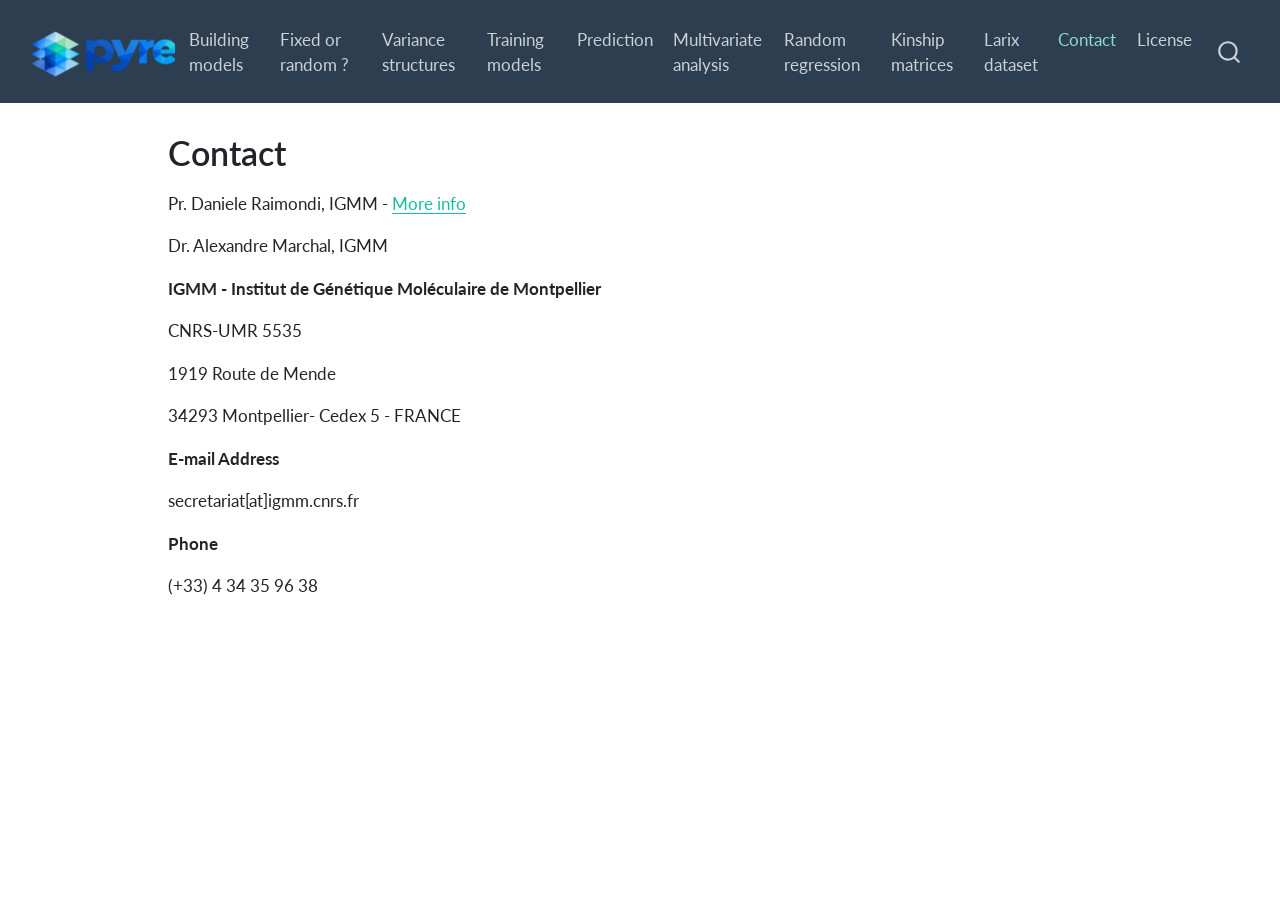
<file: contact.html>
<!DOCTYPE html>
<html xmlns="http://www.w3.org/1999/xhtml" lang="en" xml:lang="en"><head>

<meta charset="utf-8">
<meta name="generator" content="quarto-1.11.9">

<meta name="viewport" content="width=device-width, initial-scale=1.0, user-scalable=yes">


<title>Contact – pyreml</title>
<style>
/* Default styles provided by pandoc.
** See https://pandoc.org/MANUAL.html#variables-for-html for config info.
*/
span.smallcaps{font-variant: small-caps;}
div.columns{display: flex; gap: 1.5em;}
div.column{flex: auto;}
@media screen {
div.columns{gap: min(4vw, 1.5em);}
div.column{overflow-x: auto;}
}
div.hanging-indent{margin-left: 1.5em; text-indent: -1.5em;}
ul.task-list{list-style: none;}
ul.task-list li input[type="checkbox"] {
  width: 0.8em;
  margin: 0 0.8em 0.2em -1em; /* quarto-specific, see https://github.com/quarto-dev/quarto-cli/issues/4556 */ 
  vertical-align: middle;
}
</style>


<script src="site_libs/quarto-nav/quarto-nav.js"></script>
<script src="site_libs/quarto-nav/headroom.min.js"></script>
<script src="site_libs/clipboard/clipboard.min.js"></script>
<script src="site_libs/quarto-search/autocomplete.umd.js"></script>
<script src="site_libs/quarto-search/fuse.min.js"></script>
<script src="site_libs/quarto-search/quarto-search.js"></script>
<meta name="quarto:offset" content="./">
<link href="./img/logo/favicon.png" rel="icon" type="image/png">
<script src="site_libs/quarto-html/quarto.js" type="module"></script>
<script src="site_libs/quarto-html/tabsets/tabsets.js" type="module"></script>
<script src="site_libs/quarto-html/scrollable-regions/scrollable-regions.js" type="module"></script>
<script src="site_libs/quarto-html/popper.min.js"></script>
<script src="site_libs/quarto-html/tippy.umd.min.js"></script>
<script src="site_libs/quarto-html/anchor.min.js"></script>
<link href="site_libs/quarto-html/tippy.css" rel="stylesheet">
<link href="site_libs/quarto-html/quarto-syntax-highlighting-63b5708e65d6cd79cd7618c58d0c21e7.css" rel="stylesheet" id="quarto-text-highlighting-styles">
<script src="site_libs/bootstrap/bootstrap.min.js"></script>
<link href="site_libs/bootstrap/bootstrap-icons.css" rel="stylesheet">
<link href="site_libs/bootstrap/bootstrap-daa9d9aa3b8080f9db32780d0beebd87.min.css" rel="stylesheet" append-hash="true" id="quarto-bootstrap" data-mode="light">
<script id="quarto-search-options" type="application/json">{
  "location": "navbar",
  "copy-button": false,
  "collapse-after": 3,
  "panel-placement": "end",
  "type": "overlay",
  "limit": 50,
  "keyboard-shortcut": [
    "f",
    "/",
    "s"
  ],
  "show-item-context": false,
  "language": {
    "search-no-results-text": "No results",
    "search-matching-documents-text": "matching documents",
    "search-copy-link-title": "Copy link to search",
    "search-hide-matches-text": "Hide additional matches",
    "search-more-match-text": "more match in this document",
    "search-more-matches-text": "more matches in this document",
    "search-clear-button-title": "Clear",
    "search-text-placeholder": "",
    "search-detached-cancel-button-title": "Cancel",
    "search-submit-button-title": "Submit",
    "search-label": "Search"
  }
}</script>


</head>

<body class="nav-fixed quarto-light"><a id="quarto-skip-link" class="visually-hidden-focusable" href="#quarto-document-content">Skip to main content</a>

<div id="quarto-search-results"></div>
  <header id="quarto-header" class="headroom fixed-top">
    <nav class="navbar navbar-expand-lg " data-bs-theme="dark" aria-label="Site">
      <div class="navbar-container container-fluid">
      <div class="navbar-brand-container mx-auto">
    <a href="./index.html" class="navbar-brand navbar-brand-logo">
    <img src="./img/logo/pyreml.png" alt="pyreml" class="navbar-logo light-content">
    <img src="./img/logo/pyreml.png" alt="pyreml" class="navbar-logo dark-content">
    </a>
  </div>
          <button class="navbar-toggler" type="button" data-bs-toggle="collapse" data-bs-target="#navbarCollapse" aria-controls="navbarCollapse" aria-expanded="false" aria-label="Toggle navigation" onclick="if (window.quartoToggleHeadroom) { window.quartoToggleHeadroom(); }">
  <span class="navbar-toggler-icon"></span>
</button>
          <div class="collapse navbar-collapse" id="navbarCollapse">
            <ul class="navbar-nav navbar-nav-scroll me-auto">
  <li class="nav-item">
    <a class="nav-link" href="./building_models.html"> 
<span class="menu-text">Building models</span></a>
  </li>  
  <li class="nav-item">
    <a class="nav-link" href="./fixed_random.html"> 
<span class="menu-text">Fixed or random ?</span></a>
  </li>  
  <li class="nav-item">
    <a class="nav-link" href="./variance_structures.html"> 
<span class="menu-text">Variance structures</span></a>
  </li>  
  <li class="nav-item">
    <a class="nav-link" href="./training.html"> 
<span class="menu-text">Training models</span></a>
  </li>  
  <li class="nav-item">
    <a class="nav-link" href="./prediction.html"> 
<span class="menu-text">Prediction</span></a>
  </li>  
  <li class="nav-item">
    <a class="nav-link" href="./multivariate.html"> 
<span class="menu-text">Multivariate analysis</span></a>
  </li>  
  <li class="nav-item">
    <a class="nav-link" href="./random_regression.html"> 
<span class="menu-text">Random regression</span></a>
  </li>  
  <li class="nav-item">
    <a class="nav-link" href="./kinships.html"> 
<span class="menu-text">Kinship matrices</span></a>
  </li>  
  <li class="nav-item">
    <a class="nav-link" href="./larix.html"> 
<span class="menu-text">Larix dataset</span></a>
  </li>  
  <li class="nav-item">
    <a class="nav-link active" href="./contact.html" aria-current="page"> 
<span class="menu-text">Contact</span></a>
  </li>  
  <li class="nav-item">
    <a class="nav-link" href="./license.html"> 
<span class="menu-text">License</span></a>
  </li>  
</ul>
          </div> <!-- /navcollapse -->
            <div class="quarto-navbar-tools">
</div>
            <div id="quarto-search" class="" title="Search"></div>
      </div> <!-- /container-fluid -->
    </nav>
</header>
<!-- content -->
<div id="quarto-content" class="quarto-container page-columns page-rows-contents page-layout-article page-navbar">
<!-- sidebar -->
<!-- margin-sidebar -->
    <div id="quarto-margin-sidebar" class="sidebar margin-sidebar zindex-bottom">
        
    </div>
<!-- main -->
<main class="content" id="quarto-document-content" tabindex="-1">

<header id="title-block-header" class="quarto-title-block default">
<div class="quarto-title">
<h1 class="title">Contact</h1>
</div>



<div class="quarto-title-meta">

    
  
    
  </div>
  


</header>


<p>Pr. Daniele Raimondi, IGMM - <a href="https://www.igmm.cnrs.fr/en/team/ai-for-genome-interpretation/">More info</a></p>
<p>Dr.&nbsp;Alexandre Marchal, IGMM</p>
<p><strong>IGMM - Institut de Génétique Moléculaire de Montpellier</strong></p>
<p>CNRS-UMR 5535</p>
<p>1919 Route de Mende</p>
<p>34293 Montpellier- Cedex 5 - FRANCE</p>
<p><strong>E-mail Address</strong></p>
<p>secretariat[at]igmm.cnrs.fr</p>
<p><strong>Phone</strong></p>
<p>(+33) 4 34 35 96 38</p>



</main> <!-- /main -->
<script id="quarto-html-after-body" type="application/javascript">
  window.document.addEventListener("DOMContentLoaded", function (event) {
    const icon = "";
    const anchorJS = new window.AnchorJS();
    anchorJS.options = {
      placement: 'right',
      icon: icon
    };
    anchorJS.add('.anchored');
    const isCodeAnnotation = (el) => {
      for (const clz of el.classList) {
        if (clz.startsWith('code-annotation-')) {                     
          return true;
        }
      }
      return false;
    }
    const onCopySuccess = function(e) {
      // button target
      const button = e.trigger;
      // don't keep focus
      button.blur();
      // flash "checked"
      button.classList.add('code-copy-button-checked');
      var currentTitle = button.getAttribute("title");
      button.setAttribute("title", "Copied!");
      let tooltip;
      if (window.bootstrap) {
        button.setAttribute("data-bs-toggle", "tooltip");
        button.setAttribute("data-bs-placement", "left");
        button.setAttribute("data-bs-title", "Copied!");
        tooltip = new bootstrap.Tooltip(button, 
          { trigger: "manual", 
            customClass: "code-copy-button-tooltip",
            offset: [0, -8]});
        tooltip.show();    
      }
      setTimeout(function() {
        if (tooltip) {
          tooltip.hide();
          button.removeAttribute("data-bs-title");
          button.removeAttribute("data-bs-toggle");
          button.removeAttribute("data-bs-placement");
        }
        button.setAttribute("title", currentTitle);
        button.classList.remove('code-copy-button-checked');
      }, 1000);
      // clear code selection
      e.clearSelection();
    }
    const getTextToCopy = function(trigger) {
      const outerScaffold = trigger.parentElement.cloneNode(true);
      const codeEl = outerScaffold.querySelector('code');
      for (const childEl of codeEl.children) {
        if (isCodeAnnotation(childEl)) {
          childEl.remove();
        }
      }
      return codeEl.innerText;
    }
    const clipboard = new window.ClipboardJS('.code-copy-button:not([data-in-quarto-modal])', {
      text: getTextToCopy
    });
    clipboard.on('success', onCopySuccess);
    if (window.document.getElementById('quarto-embedded-source-code-modal')) {
      const clipboardModal = new window.ClipboardJS('.code-copy-button[data-in-quarto-modal]', {
        text: getTextToCopy,
        container: window.document.getElementById('quarto-embedded-source-code-modal')
      });
      clipboardModal.on('success', onCopySuccess);
    }
      var localhostRegex = new RegExp(/^(?:http|https):\/\/localhost\:?[0-9]*\//);
      var mailtoRegex = new RegExp(/^mailto:/);
        var filterRegex = new RegExp("https:\/\/AI-for-Genome-Interpretation-lab\.github\.io\/pyreml\/");
      var isInternal = (href) => {
          return filterRegex.test(href) || localhostRegex.test(href) || mailtoRegex.test(href);
      }
      // Inspect non-navigation links and adorn them if external
      window.quartoDecorateExternalLinks = function (root) {
     var links = (root || window.document).querySelectorAll('a[href]:not(.nav-link):not(.navbar-brand):not(.toc-action):not(.sidebar-link):not(.sidebar-item-toggle):not(.pagination-link):not(.no-external):not([aria-hidden]):not(.dropdown-item):not(.quarto-navigation-tool):not(.about-link)');
      for (var i=0; i<links.length; i++) {
        const link = links[i];
        if (!isInternal(link.href)) {
          // undo the damage that might have been done by quarto-nav.js in the case of
          // links that we want to consider external
          if (link.dataset.originalHref !== undefined) {
            link.href = link.dataset.originalHref;
          }
          if (!link.classList.contains('no-external-icon')) {
          }
        }
      }
      };
      window.quartoDecorateExternalLinks(window.document);
    // Esc closes the popup (WCAG 1.4.13) and focus leaving both trigger and
    // popup closes it (WCAG 2.4.11); tippy handles neither for interactive popups.
    const hideOnEscAndFocusOut = {
      name: 'hideOnEscAndFocusOut',
      defaultValue: true,
      fn(instance) {
        const dismiss = () => {
          // A show scheduled by the trigger delay would otherwise reopen it
          instance.clearDelayTimeouts();
          instance.hide();
        };
        const onKeyDown = (event) => {
          if (event.key !== 'Escape') {
            return;
          }
          // Keep Esc from also reaching page handlers (e.g. reveal.js overview),
          // except an open reveal.js slide menu, which Esc should close too.
          // The menu handles keys only when its keyboard option is on.
          const menuHandlesEsc = window.Reveal?.getPlugin?.('menu')?.isOpen() &&
            window.Reveal.getConfig().menu?.keyboard !== false;
          if (!menuHandlesEsc) {
            event.stopPropagation();
          }
          if (instance.popper.contains(window.document.activeElement)) {
            // Disabled while refocusing so the focus trigger does not reopen it
            instance.disable();
            instance.reference.focus();
            instance.enable();
          }
          dismiss();
        };
        const onFocusOut = (event) => {
          const target = event.relatedTarget;
          if (target && !instance.reference.contains(target) &&
              !instance.popper.contains(target)) {
            dismiss();
          }
        };
        // On the trigger too: a click trigger (code-annotations: select) has no
        // blur handling. Attached for the instance's lifetime so leaving the
        // trigger also cancels a show still pending on the trigger delay.
        instance.reference.addEventListener('focusout', onFocusOut);
        return {
          onShow() {
            window.document.addEventListener('keydown', onKeyDown, true);
            instance.popper.addEventListener('focusout', onFocusOut);
          },
          onHide() {
            window.document.removeEventListener('keydown', onKeyDown, true);
            instance.popper.removeEventListener('focusout', onFocusOut);
          },
          onDestroy() {
            instance.reference.removeEventListener('focusout', onFocusOut);
          },
        };
      },
    };
    function tippyHover(el, contentFn, onTriggerFn, onUntriggerFn) {
      const config = {
        allowHTML: true,
        maxWidth: 500,
        delay: 100,
        arrow: false,
        appendTo: function(el) {
            return el.parentElement;
        },
        interactive: true,
        interactiveBorder: 10,
        theme: 'quarto',
        placement: 'bottom-start',
        plugins: [hideOnEscAndFocusOut],
      };
      if (contentFn) {
        config.content = contentFn;
      }
      if (onTriggerFn) {
        config.onTrigger = onTriggerFn;
      }
      if (onUntriggerFn) {
        config.onUntrigger = onUntriggerFn;
      }
      window.tippy(el, config); 
    }
    const noterefs = window.document.querySelectorAll('a[role="doc-noteref"]');
    for (var i=0; i<noterefs.length; i++) {
      const ref = noterefs[i];
      tippyHover(ref, function() {
        // use id or data attribute instead here
        let href = ref.getAttribute('data-footnote-href') || ref.getAttribute('href');
        try { href = new URL(href).hash; } catch {}
        const id = href.replace(/^#\/?/, "");
        const note = window.document.getElementById(id);
        if (note) {
          return note.innerHTML;
        } else {
          return "";
        }
      });
    }
    const xrefs = window.document.querySelectorAll('a.quarto-xref');
    const processXRef = (id, note) => {
      // Strip column container classes
      const stripColumnClz = (el) => {
        el.classList.remove("page-full", "page-columns");
        if (el.children) {
          for (const child of el.children) {
            stripColumnClz(child);
          }
        }
      }
      stripColumnClz(note)
      if (id === null || id.startsWith('sec-')) {
        // Special case sections, only their first couple elements
        const container = document.createElement("div");
        if (note.children && note.children.length > 2) {
          container.appendChild(note.children[0].cloneNode(true));
          for (let i = 1; i < note.children.length; i++) {
            const child = note.children[i];
            if (child.tagName === "P" && child.innerText === "") {
              continue;
            } else {
              container.appendChild(child.cloneNode(true));
              break;
            }
          }
          if (window.Quarto?.typesetMath) {
            window.Quarto.typesetMath(container);
          }
          return container.innerHTML
        } else {
          if (window.Quarto?.typesetMath) {
            window.Quarto.typesetMath(note);
          }
          return note.innerHTML;
        }
      } else {
        // Remove any anchor links if they are present
        const anchorLink = note.querySelector('a.anchorjs-link');
        if (anchorLink) {
          anchorLink.remove();
        }
        if (window.Quarto?.typesetMath) {
          window.Quarto.typesetMath(note);
        }
        if (note.classList.contains("callout")) {
          return note.outerHTML;
        } else {
          return note.innerHTML;
        }
      }
    }
    for (var i=0; i<xrefs.length; i++) {
      const xref = xrefs[i];
      tippyHover(xref, undefined, function(instance) {
        instance.disable();
        let url = xref.getAttribute('href');
        let hash = undefined; 
        if (url.startsWith('#')) {
          hash = url;
        } else {
          try { hash = new URL(url).hash; } catch {}
        }
        if (hash) {
          const id = hash.replace(/^#\/?/, "");
          const note = window.document.getElementById(id);
          if (note !== null) {
            try {
              const html = processXRef(id, note.cloneNode(true));
              instance.setContent(html);
            } finally {
              instance.enable();
              instance.show();
            }
          } else {
            // See if we can fetch this
            fetch(url.split('#')[0])
            .then(res => res.text())
            .then(html => {
              const parser = new DOMParser();
              const htmlDoc = parser.parseFromString(html, "text/html");
              const note = htmlDoc.getElementById(id);
              if (note !== null) {
                const html = processXRef(id, note);
                instance.setContent(html);
              } 
            }).finally(() => {
              instance.enable();
              instance.show();
            });
          }
        } else {
          // See if we can fetch a full url (with no hash to target)
          // This is a special case and we should probably do some content thinning / targeting
          fetch(url)
          .then(res => res.text())
          .then(html => {
            const parser = new DOMParser();
            const htmlDoc = parser.parseFromString(html, "text/html");
            const note = htmlDoc.querySelector('main.content');
            if (note !== null) {
              // This should only happen for chapter cross references
              // (since there is no id in the URL)
              // remove the first header
              if (note.children.length > 0 && note.children[0].tagName === "HEADER") {
                note.children[0].remove();
              }
              const html = processXRef(null, note);
              instance.setContent(html);
            } 
          }).finally(() => {
            instance.enable();
            instance.show();
          });
        }
      }, function(instance) {
      });
    }
        let selectedAnnoteEl;
        const selectorForAnnotation = ( cell, annotation) => {
          let cellAttr = 'data-code-cell="' + cell + '"';
          let lineAttr = 'data-code-annotation="' +  annotation + '"';
          const selector = 'span[' + cellAttr + '][' + lineAttr + ']';
          return selector;
        }
        const selectCodeLines = (annoteEl) => {
          const doc = window.document;
          const targetCell = annoteEl.getAttribute("data-target-cell");
          const targetAnnotation = annoteEl.getAttribute("data-target-annotation");
          const annoteSpan = window.document.querySelector(selectorForAnnotation(targetCell, targetAnnotation));
          const lines = annoteSpan.getAttribute("data-code-lines").split(",");
          const lineIds = lines.map((line) => {
            return targetCell + "-" + line;
          })
          // Each band is positioned against its own containing block, which is
          // not the offsetParent of the lines, so place it from client rects.
          const placeBand = (band, firstEl, lastEl, codeBlock) => {
            const container = band.offsetParent;
            if (container === null) {
              return;
            }
            const containerRect = container.getBoundingClientRect();
            // Reveal.js scales slides with a transform, so convert client
            // pixels back to the CSS pixels of the container.
            const scale = containerRect.height / container.offsetHeight || 1;
            const firstRect = firstEl.getBoundingClientRect();
            const lastRect = lastEl.getBoundingClientRect();
            const top = (firstRect.top - containerRect.top) / scale - container.clientTop + container.scrollTop;
            const height = (lastRect.bottom - firstRect.top) / scale;
            band.style.top = top - 2 + "px";
            band.style.height = height + 4 + "px";
            if (codeBlock) {
              // Without the copy button wrapper, the containing block is wider
              // than the code block, so span the code block explicitly.
              const blockRect = codeBlock.getBoundingClientRect();
              band.style.left = (blockRect.left - containerRect.left) / scale - container.clientLeft + container.scrollLeft + "px";
              band.style.width = blockRect.width / scale + "px";
            }
          };
          if (lineIds.length > 0) {
            const el = window.document.getElementById(lineIds[0]);
            const lastEl = window.document.getElementById(lineIds[lineIds.length - 1]);
            const parent = el.parentElement.parentElement;
            // cook up a div (if necessary) and position it
            let div = window.document.getElementById("code-annotation-line-highlight");
            if (div === null) {
              div = window.document.createElement("div");
              div.setAttribute("id", "code-annotation-line-highlight");
              div.style.position = 'absolute';
              parent.appendChild(div);
            }
            placeBand(div, el, lastEl, parent.closest("div.sourceCode") || parent);
            let gutterDiv = window.document.getElementById("code-annotation-line-highlight-gutter");
            if (gutterDiv === null) {
              gutterDiv = window.document.createElement("div");
              gutterDiv.setAttribute("id", "code-annotation-line-highlight-gutter");
              gutterDiv.style.position = 'absolute';
              const codeCell = window.document.getElementById(targetCell);
              const gutter = codeCell.querySelector('.code-annotation-gutter');
              gutter.appendChild(gutterDiv);
            }
            placeBand(gutterDiv, el, lastEl);
            selectedAnnoteEl = annoteEl;
          }
        };
        const unselectCodeLines = () => {
          const elementsIds = ["code-annotation-line-highlight", "code-annotation-line-highlight-gutter"];
          elementsIds.forEach((elId) => {
            const div = window.document.getElementById(elId);
            if (div) {
              div.remove();
            }
          });
          selectedAnnoteEl = undefined;
        };
          // Handle positioning of the toggle
      window.addEventListener(
        "resize",
        throttle(() => {
          elRect = undefined;
          if (selectedAnnoteEl) {
            selectCodeLines(selectedAnnoteEl);
          }
        }, 10)
      );
      function throttle(fn, ms) {
      let throttle = false;
      let timer;
        return (...args) => {
          if(!throttle) { // first call gets through
              fn.apply(this, args);
              throttle = true;
          } else { // all the others get throttled
              if(timer) clearTimeout(timer); // cancel #2
              timer = setTimeout(() => {
                fn.apply(this, args);
                timer = throttle = false;
              }, ms);
          }
        };
      }
        // Attach click handler to the DT
        const annoteDls = window.document.querySelectorAll('dt[data-target-cell]');
        for (const annoteDlNode of annoteDls) {
          annoteDlNode.addEventListener('click', (event) => {
            const clickedEl = event.target;
            if (clickedEl !== selectedAnnoteEl) {
              unselectCodeLines();
              const activeEl = window.document.querySelector('dt[data-target-cell].code-annotation-active');
              if (activeEl) {
                activeEl.classList.remove('code-annotation-active');
              }
              selectCodeLines(clickedEl);
              clickedEl.classList.add('code-annotation-active');
            } else {
              // Unselect the line
              unselectCodeLines();
              clickedEl.classList.remove('code-annotation-active');
            }
          });
        }
    const findCites = (el) => {
      const parentEl = el.parentElement;
      if (parentEl) {
        const cites = parentEl.dataset.cites;
        if (cites) {
          return {
            el,
            cites: cites.split(' ')
          };
        } else {
          return findCites(el.parentElement)
        }
      } else {
        return undefined;
      }
    };
    var bibliorefs = window.document.querySelectorAll('a[role="doc-biblioref"]');
    for (var i=0; i<bibliorefs.length; i++) {
      const ref = bibliorefs[i];
      const citeInfo = findCites(ref);
      if (citeInfo) {
        tippyHover(citeInfo.el, function() {
          var popup = window.document.createElement('div');
          citeInfo.cites.forEach(function(cite) {
            var citeDiv = window.document.createElement('div');
            citeDiv.classList.add('hanging-indent');
            citeDiv.classList.add('csl-entry');
            var biblioDiv = window.document.getElementById('ref-' + cite);
            if (biblioDiv) {
              citeDiv.innerHTML = biblioDiv.innerHTML;
            }
            popup.appendChild(citeDiv);
          });
          return popup.innerHTML;
        });
      }
    }
  });
  </script>
  <script type="application/javascript">
  window.quartoScrollableRegionsLabels = {"code":"Scrollable code","output":"Scrollable output"};
  </script>
</div> <!-- /content -->




</body></html>
</file>
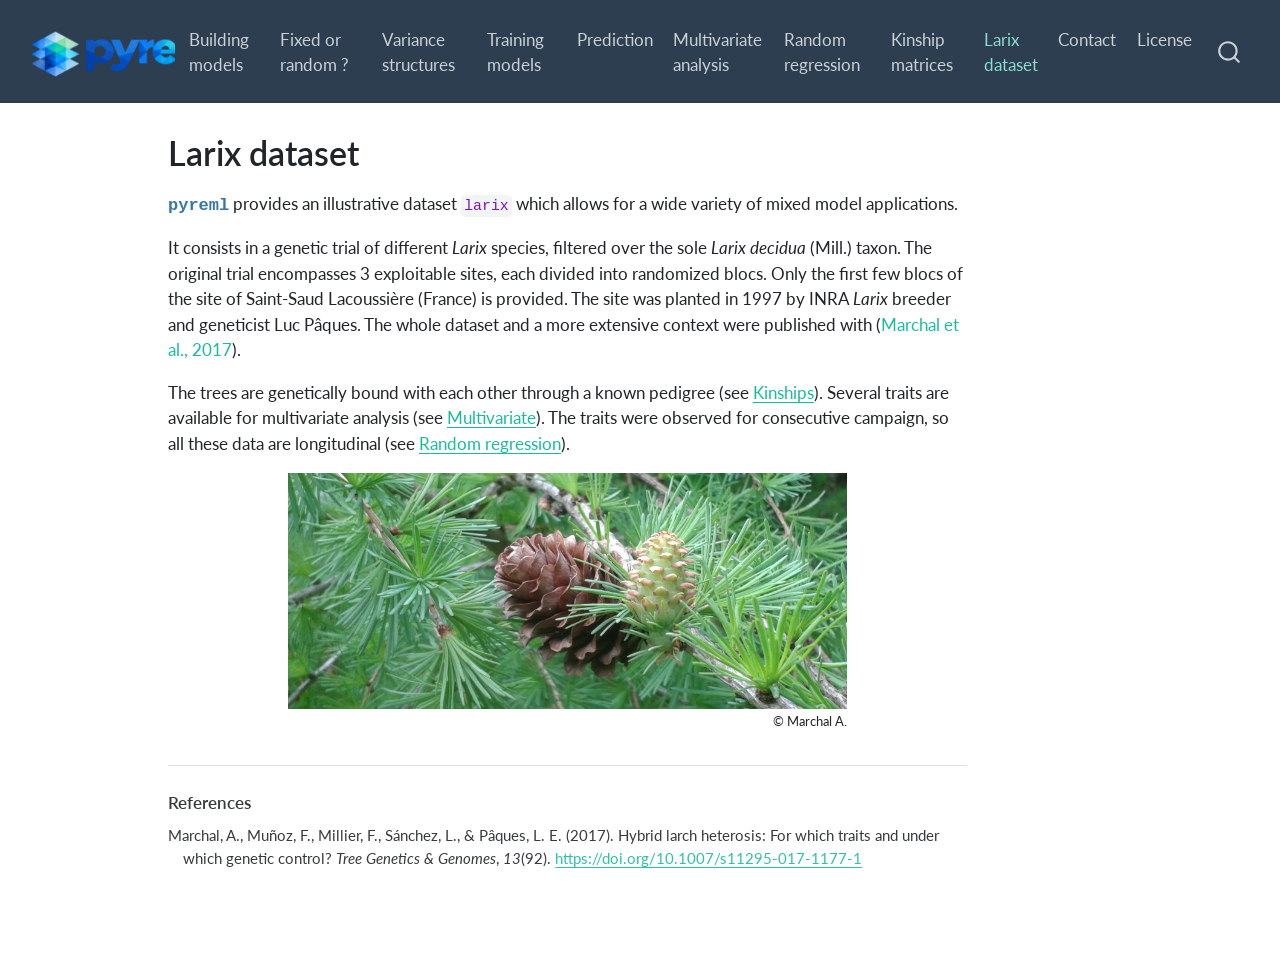
<file: larix.html>
<!DOCTYPE html>
<html xmlns="http://www.w3.org/1999/xhtml" lang="en" xml:lang="en"><head>

<meta charset="utf-8">
<meta name="generator" content="quarto-1.11.9">

<meta name="viewport" content="width=device-width, initial-scale=1.0, user-scalable=yes">


<title>Larix dataset – pyreml</title>
<style>
/* Default styles provided by pandoc.
** See https://pandoc.org/MANUAL.html#variables-for-html for config info.
*/
span.smallcaps{font-variant: small-caps;}
div.columns{display: flex; gap: 1.5em;}
div.column{flex: auto;}
@media screen {
div.columns{gap: min(4vw, 1.5em);}
div.column{overflow-x: auto;}
}
div.hanging-indent{margin-left: 1.5em; text-indent: -1.5em;}
ul.task-list{list-style: none;}
ul.task-list li input[type="checkbox"] {
  width: 0.8em;
  margin: 0 0.8em 0.2em -1em; /* quarto-specific, see https://github.com/quarto-dev/quarto-cli/issues/4556 */ 
  vertical-align: middle;
}
/* CSS for citations */
div.csl-bib-body { }
div.csl-entry {
  clear: both;
  margin-bottom: 0em;
}
.hanging-indent div.csl-entry {
  margin-left:2em;
  text-indent:-2em;
}
div.csl-left-margin {
  min-width:2em;
  float:left;
}
div.csl-right-inline {
  margin-left:2em;
  padding-left:1em;
}
div.csl-indent {
  margin-left: 2em;
}</style>


<script src="site_libs/quarto-nav/quarto-nav.js"></script>
<script src="site_libs/quarto-nav/headroom.min.js"></script>
<script src="site_libs/clipboard/clipboard.min.js"></script>
<script src="site_libs/quarto-search/autocomplete.umd.js"></script>
<script src="site_libs/quarto-search/fuse.min.js"></script>
<script src="site_libs/quarto-search/quarto-search.js"></script>
<meta name="quarto:offset" content="./">
<link href="./img/logo/favicon.png" rel="icon" type="image/png">
<script src="site_libs/quarto-html/quarto.js" type="module"></script>
<script src="site_libs/quarto-html/tabsets/tabsets.js" type="module"></script>
<script src="site_libs/quarto-html/scrollable-regions/scrollable-regions.js" type="module"></script>
<script src="site_libs/quarto-html/popper.min.js"></script>
<script src="site_libs/quarto-html/tippy.umd.min.js"></script>
<script src="site_libs/quarto-html/anchor.min.js"></script>
<link href="site_libs/quarto-html/tippy.css" rel="stylesheet">
<link href="site_libs/quarto-html/quarto-syntax-highlighting-63b5708e65d6cd79cd7618c58d0c21e7.css" rel="stylesheet" id="quarto-text-highlighting-styles">
<script src="site_libs/bootstrap/bootstrap.min.js"></script>
<link href="site_libs/bootstrap/bootstrap-icons.css" rel="stylesheet">
<link href="site_libs/bootstrap/bootstrap-daa9d9aa3b8080f9db32780d0beebd87.min.css" rel="stylesheet" append-hash="true" id="quarto-bootstrap" data-mode="light">
<script id="quarto-search-options" type="application/json">{
  "location": "navbar",
  "copy-button": false,
  "collapse-after": 3,
  "panel-placement": "end",
  "type": "overlay",
  "limit": 50,
  "keyboard-shortcut": [
    "f",
    "/",
    "s"
  ],
  "show-item-context": false,
  "language": {
    "search-no-results-text": "No results",
    "search-matching-documents-text": "matching documents",
    "search-copy-link-title": "Copy link to search",
    "search-hide-matches-text": "Hide additional matches",
    "search-more-match-text": "more match in this document",
    "search-more-matches-text": "more matches in this document",
    "search-clear-button-title": "Clear",
    "search-text-placeholder": "",
    "search-detached-cancel-button-title": "Cancel",
    "search-submit-button-title": "Submit",
    "search-label": "Search"
  }
}</script>


</head>

<body class="nav-fixed quarto-light"><a id="quarto-skip-link" class="visually-hidden-focusable" href="#quarto-document-content">Skip to main content</a>

<div id="quarto-search-results"></div>
  <header id="quarto-header" class="headroom fixed-top">
    <nav class="navbar navbar-expand-lg " data-bs-theme="dark" aria-label="Site">
      <div class="navbar-container container-fluid">
      <div class="navbar-brand-container mx-auto">
    <a href="./index.html" class="navbar-brand navbar-brand-logo">
    <img src="./img/logo/pyreml.png" alt="pyreml" class="navbar-logo light-content">
    <img src="./img/logo/pyreml.png" alt="pyreml" class="navbar-logo dark-content">
    </a>
  </div>
          <button class="navbar-toggler" type="button" data-bs-toggle="collapse" data-bs-target="#navbarCollapse" aria-controls="navbarCollapse" aria-expanded="false" aria-label="Toggle navigation" onclick="if (window.quartoToggleHeadroom) { window.quartoToggleHeadroom(); }">
  <span class="navbar-toggler-icon"></span>
</button>
          <div class="collapse navbar-collapse" id="navbarCollapse">
            <ul class="navbar-nav navbar-nav-scroll me-auto">
  <li class="nav-item">
    <a class="nav-link" href="./building_models.html"> 
<span class="menu-text">Building models</span></a>
  </li>  
  <li class="nav-item">
    <a class="nav-link" href="./fixed_random.html"> 
<span class="menu-text">Fixed or random ?</span></a>
  </li>  
  <li class="nav-item">
    <a class="nav-link" href="./variance_structures.html"> 
<span class="menu-text">Variance structures</span></a>
  </li>  
  <li class="nav-item">
    <a class="nav-link" href="./training.html"> 
<span class="menu-text">Training models</span></a>
  </li>  
  <li class="nav-item">
    <a class="nav-link" href="./prediction.html"> 
<span class="menu-text">Prediction</span></a>
  </li>  
  <li class="nav-item">
    <a class="nav-link" href="./multivariate.html"> 
<span class="menu-text">Multivariate analysis</span></a>
  </li>  
  <li class="nav-item">
    <a class="nav-link" href="./random_regression.html"> 
<span class="menu-text">Random regression</span></a>
  </li>  
  <li class="nav-item">
    <a class="nav-link" href="./kinships.html"> 
<span class="menu-text">Kinship matrices</span></a>
  </li>  
  <li class="nav-item">
    <a class="nav-link active" href="./larix.html" aria-current="page"> 
<span class="menu-text">Larix dataset</span></a>
  </li>  
  <li class="nav-item">
    <a class="nav-link" href="./contact.html"> 
<span class="menu-text">Contact</span></a>
  </li>  
  <li class="nav-item">
    <a class="nav-link" href="./license.html"> 
<span class="menu-text">License</span></a>
  </li>  
</ul>
          </div> <!-- /navcollapse -->
            <div class="quarto-navbar-tools">
</div>
            <div id="quarto-search" class="" title="Search"></div>
      </div> <!-- /container-fluid -->
    </nav>
</header>
<!-- content -->
<div id="quarto-content" class="quarto-container page-columns page-rows-contents page-layout-article page-navbar">
<!-- sidebar -->
<!-- margin-sidebar -->
    <div id="quarto-margin-sidebar" class="sidebar margin-sidebar zindex-bottom">
        
    </div>
<!-- main -->
<main class="content" id="quarto-document-content" tabindex="-1">

<header id="title-block-header" class="quarto-title-block default">
<div class="quarto-title">
<h1 class="title">Larix dataset</h1>
</div>



<div class="quarto-title-meta">

    
  
    
  </div>
  


</header>


<p><span class="pyreml">pyreml</span> provides an illustrative dataset <code>larix</code> which allows for a wide variety of mixed model applications.</p>
<p>It consists in a genetic trial of different <em>Larix</em> species, filtered over the sole <em>Larix decidua</em> (Mill.) taxon. The original trial encompasses 3 exploitable sites, each divided into randomized blocs. Only the first few blocs of the site of Saint-Saud Lacoussière (France) is provided. The site was planted in 1997 by INRA <em>Larix</em> breeder and geneticist Luc Pâques. The whole dataset and a more extensive context were published with <span class="citation" data-cites="marchal_hybrid_2017">(<a href="#ref-marchal_hybrid_2017" role="doc-biblioref">Marchal et al., 2017</a>)</span>.</p>
<p>The trees are genetically bound with each other through a known pedigree (see <a href="./kinships.html">Kinships</a>). Several traits are available for multivariate analysis (see <a href="./multivariate.html">Multivariate</a>). The traits were observed for consecutive campaign, so all these data are longitudinal (see <a href="./random_regression.html">Random regression</a>).</p>
<div style="width: 70%; margin: 0 auto;">
<img src="img/larix.jpg" alt="Larix" style="width: 100%; display: block;">
<p style="text-align: right; margin: 0.25em 0 0; font-size: 0.75em">
© Marchal A.
</p>
</div>




<div id="quarto-appendix" class="default"><section class="quarto-appendix-contents" role="doc-bibliography" id="quarto-bibliography"><h2 class="anchored quarto-appendix-heading">References</h2><div id="refs" class="references csl-bib-body hanging-indent" data-entry-spacing="0" data-line-spacing="2" role="list">
<div id="ref-marchal_hybrid_2017" class="csl-entry" role="listitem">
Marchal, A., Muñoz, F., Millier, F., Sánchez, L., &amp; Pâques, L. E. (2017). Hybrid larch heterosis: For which traits and under which genetic control? <em>Tree Genetics &amp; Genomes</em>, <em>13</em>(92). <a href="https://doi.org/10.1007/s11295-017-1177-1">https://doi.org/10.1007/s11295-017-1177-1</a>
</div>
</div></section></div></main> <!-- /main -->
<script id="quarto-html-after-body" type="application/javascript">
  window.document.addEventListener("DOMContentLoaded", function (event) {
    const icon = "";
    const anchorJS = new window.AnchorJS();
    anchorJS.options = {
      placement: 'right',
      icon: icon
    };
    anchorJS.add('.anchored');
    const isCodeAnnotation = (el) => {
      for (const clz of el.classList) {
        if (clz.startsWith('code-annotation-')) {                     
          return true;
        }
      }
      return false;
    }
    const onCopySuccess = function(e) {
      // button target
      const button = e.trigger;
      // don't keep focus
      button.blur();
      // flash "checked"
      button.classList.add('code-copy-button-checked');
      var currentTitle = button.getAttribute("title");
      button.setAttribute("title", "Copied!");
      let tooltip;
      if (window.bootstrap) {
        button.setAttribute("data-bs-toggle", "tooltip");
        button.setAttribute("data-bs-placement", "left");
        button.setAttribute("data-bs-title", "Copied!");
        tooltip = new bootstrap.Tooltip(button, 
          { trigger: "manual", 
            customClass: "code-copy-button-tooltip",
            offset: [0, -8]});
        tooltip.show();    
      }
      setTimeout(function() {
        if (tooltip) {
          tooltip.hide();
          button.removeAttribute("data-bs-title");
          button.removeAttribute("data-bs-toggle");
          button.removeAttribute("data-bs-placement");
        }
        button.setAttribute("title", currentTitle);
        button.classList.remove('code-copy-button-checked');
      }, 1000);
      // clear code selection
      e.clearSelection();
    }
    const getTextToCopy = function(trigger) {
      const outerScaffold = trigger.parentElement.cloneNode(true);
      const codeEl = outerScaffold.querySelector('code');
      for (const childEl of codeEl.children) {
        if (isCodeAnnotation(childEl)) {
          childEl.remove();
        }
      }
      return codeEl.innerText;
    }
    const clipboard = new window.ClipboardJS('.code-copy-button:not([data-in-quarto-modal])', {
      text: getTextToCopy
    });
    clipboard.on('success', onCopySuccess);
    if (window.document.getElementById('quarto-embedded-source-code-modal')) {
      const clipboardModal = new window.ClipboardJS('.code-copy-button[data-in-quarto-modal]', {
        text: getTextToCopy,
        container: window.document.getElementById('quarto-embedded-source-code-modal')
      });
      clipboardModal.on('success', onCopySuccess);
    }
      var localhostRegex = new RegExp(/^(?:http|https):\/\/localhost\:?[0-9]*\//);
      var mailtoRegex = new RegExp(/^mailto:/);
        var filterRegex = new RegExp("https:\/\/AI-for-Genome-Interpretation-lab\.github\.io\/pyreml\/");
      var isInternal = (href) => {
          return filterRegex.test(href) || localhostRegex.test(href) || mailtoRegex.test(href);
      }
      // Inspect non-navigation links and adorn them if external
      window.quartoDecorateExternalLinks = function (root) {
     var links = (root || window.document).querySelectorAll('a[href]:not(.nav-link):not(.navbar-brand):not(.toc-action):not(.sidebar-link):not(.sidebar-item-toggle):not(.pagination-link):not(.no-external):not([aria-hidden]):not(.dropdown-item):not(.quarto-navigation-tool):not(.about-link)');
      for (var i=0; i<links.length; i++) {
        const link = links[i];
        if (!isInternal(link.href)) {
          // undo the damage that might have been done by quarto-nav.js in the case of
          // links that we want to consider external
          if (link.dataset.originalHref !== undefined) {
            link.href = link.dataset.originalHref;
          }
          if (!link.classList.contains('no-external-icon')) {
          }
        }
      }
      };
      window.quartoDecorateExternalLinks(window.document);
    // Esc closes the popup (WCAG 1.4.13) and focus leaving both trigger and
    // popup closes it (WCAG 2.4.11); tippy handles neither for interactive popups.
    const hideOnEscAndFocusOut = {
      name: 'hideOnEscAndFocusOut',
      defaultValue: true,
      fn(instance) {
        const dismiss = () => {
          // A show scheduled by the trigger delay would otherwise reopen it
          instance.clearDelayTimeouts();
          instance.hide();
        };
        const onKeyDown = (event) => {
          if (event.key !== 'Escape') {
            return;
          }
          // Keep Esc from also reaching page handlers (e.g. reveal.js overview),
          // except an open reveal.js slide menu, which Esc should close too.
          // The menu handles keys only when its keyboard option is on.
          const menuHandlesEsc = window.Reveal?.getPlugin?.('menu')?.isOpen() &&
            window.Reveal.getConfig().menu?.keyboard !== false;
          if (!menuHandlesEsc) {
            event.stopPropagation();
          }
          if (instance.popper.contains(window.document.activeElement)) {
            // Disabled while refocusing so the focus trigger does not reopen it
            instance.disable();
            instance.reference.focus();
            instance.enable();
          }
          dismiss();
        };
        const onFocusOut = (event) => {
          const target = event.relatedTarget;
          if (target && !instance.reference.contains(target) &&
              !instance.popper.contains(target)) {
            dismiss();
          }
        };
        // On the trigger too: a click trigger (code-annotations: select) has no
        // blur handling. Attached for the instance's lifetime so leaving the
        // trigger also cancels a show still pending on the trigger delay.
        instance.reference.addEventListener('focusout', onFocusOut);
        return {
          onShow() {
            window.document.addEventListener('keydown', onKeyDown, true);
            instance.popper.addEventListener('focusout', onFocusOut);
          },
          onHide() {
            window.document.removeEventListener('keydown', onKeyDown, true);
            instance.popper.removeEventListener('focusout', onFocusOut);
          },
          onDestroy() {
            instance.reference.removeEventListener('focusout', onFocusOut);
          },
        };
      },
    };
    function tippyHover(el, contentFn, onTriggerFn, onUntriggerFn) {
      const config = {
        allowHTML: true,
        maxWidth: 500,
        delay: 100,
        arrow: false,
        appendTo: function(el) {
            return el.parentElement;
        },
        interactive: true,
        interactiveBorder: 10,
        theme: 'quarto',
        placement: 'bottom-start',
        plugins: [hideOnEscAndFocusOut],
      };
      if (contentFn) {
        config.content = contentFn;
      }
      if (onTriggerFn) {
        config.onTrigger = onTriggerFn;
      }
      if (onUntriggerFn) {
        config.onUntrigger = onUntriggerFn;
      }
      window.tippy(el, config); 
    }
    const noterefs = window.document.querySelectorAll('a[role="doc-noteref"]');
    for (var i=0; i<noterefs.length; i++) {
      const ref = noterefs[i];
      tippyHover(ref, function() {
        // use id or data attribute instead here
        let href = ref.getAttribute('data-footnote-href') || ref.getAttribute('href');
        try { href = new URL(href).hash; } catch {}
        const id = href.replace(/^#\/?/, "");
        const note = window.document.getElementById(id);
        if (note) {
          return note.innerHTML;
        } else {
          return "";
        }
      });
    }
    const xrefs = window.document.querySelectorAll('a.quarto-xref');
    const processXRef = (id, note) => {
      // Strip column container classes
      const stripColumnClz = (el) => {
        el.classList.remove("page-full", "page-columns");
        if (el.children) {
          for (const child of el.children) {
            stripColumnClz(child);
          }
        }
      }
      stripColumnClz(note)
      if (id === null || id.startsWith('sec-')) {
        // Special case sections, only their first couple elements
        const container = document.createElement("div");
        if (note.children && note.children.length > 2) {
          container.appendChild(note.children[0].cloneNode(true));
          for (let i = 1; i < note.children.length; i++) {
            const child = note.children[i];
            if (child.tagName === "P" && child.innerText === "") {
              continue;
            } else {
              container.appendChild(child.cloneNode(true));
              break;
            }
          }
          if (window.Quarto?.typesetMath) {
            window.Quarto.typesetMath(container);
          }
          return container.innerHTML
        } else {
          if (window.Quarto?.typesetMath) {
            window.Quarto.typesetMath(note);
          }
          return note.innerHTML;
        }
      } else {
        // Remove any anchor links if they are present
        const anchorLink = note.querySelector('a.anchorjs-link');
        if (anchorLink) {
          anchorLink.remove();
        }
        if (window.Quarto?.typesetMath) {
          window.Quarto.typesetMath(note);
        }
        if (note.classList.contains("callout")) {
          return note.outerHTML;
        } else {
          return note.innerHTML;
        }
      }
    }
    for (var i=0; i<xrefs.length; i++) {
      const xref = xrefs[i];
      tippyHover(xref, undefined, function(instance) {
        instance.disable();
        let url = xref.getAttribute('href');
        let hash = undefined; 
        if (url.startsWith('#')) {
          hash = url;
        } else {
          try { hash = new URL(url).hash; } catch {}
        }
        if (hash) {
          const id = hash.replace(/^#\/?/, "");
          const note = window.document.getElementById(id);
          if (note !== null) {
            try {
              const html = processXRef(id, note.cloneNode(true));
              instance.setContent(html);
            } finally {
              instance.enable();
              instance.show();
            }
          } else {
            // See if we can fetch this
            fetch(url.split('#')[0])
            .then(res => res.text())
            .then(html => {
              const parser = new DOMParser();
              const htmlDoc = parser.parseFromString(html, "text/html");
              const note = htmlDoc.getElementById(id);
              if (note !== null) {
                const html = processXRef(id, note);
                instance.setContent(html);
              } 
            }).finally(() => {
              instance.enable();
              instance.show();
            });
          }
        } else {
          // See if we can fetch a full url (with no hash to target)
          // This is a special case and we should probably do some content thinning / targeting
          fetch(url)
          .then(res => res.text())
          .then(html => {
            const parser = new DOMParser();
            const htmlDoc = parser.parseFromString(html, "text/html");
            const note = htmlDoc.querySelector('main.content');
            if (note !== null) {
              // This should only happen for chapter cross references
              // (since there is no id in the URL)
              // remove the first header
              if (note.children.length > 0 && note.children[0].tagName === "HEADER") {
                note.children[0].remove();
              }
              const html = processXRef(null, note);
              instance.setContent(html);
            } 
          }).finally(() => {
            instance.enable();
            instance.show();
          });
        }
      }, function(instance) {
      });
    }
        let selectedAnnoteEl;
        const selectorForAnnotation = ( cell, annotation) => {
          let cellAttr = 'data-code-cell="' + cell + '"';
          let lineAttr = 'data-code-annotation="' +  annotation + '"';
          const selector = 'span[' + cellAttr + '][' + lineAttr + ']';
          return selector;
        }
        const selectCodeLines = (annoteEl) => {
          const doc = window.document;
          const targetCell = annoteEl.getAttribute("data-target-cell");
          const targetAnnotation = annoteEl.getAttribute("data-target-annotation");
          const annoteSpan = window.document.querySelector(selectorForAnnotation(targetCell, targetAnnotation));
          const lines = annoteSpan.getAttribute("data-code-lines").split(",");
          const lineIds = lines.map((line) => {
            return targetCell + "-" + line;
          })
          // Each band is positioned against its own containing block, which is
          // not the offsetParent of the lines, so place it from client rects.
          const placeBand = (band, firstEl, lastEl, codeBlock) => {
            const container = band.offsetParent;
            if (container === null) {
              return;
            }
            const containerRect = container.getBoundingClientRect();
            // Reveal.js scales slides with a transform, so convert client
            // pixels back to the CSS pixels of the container.
            const scale = containerRect.height / container.offsetHeight || 1;
            const firstRect = firstEl.getBoundingClientRect();
            const lastRect = lastEl.getBoundingClientRect();
            const top = (firstRect.top - containerRect.top) / scale - container.clientTop + container.scrollTop;
            const height = (lastRect.bottom - firstRect.top) / scale;
            band.style.top = top - 2 + "px";
            band.style.height = height + 4 + "px";
            if (codeBlock) {
              // Without the copy button wrapper, the containing block is wider
              // than the code block, so span the code block explicitly.
              const blockRect = codeBlock.getBoundingClientRect();
              band.style.left = (blockRect.left - containerRect.left) / scale - container.clientLeft + container.scrollLeft + "px";
              band.style.width = blockRect.width / scale + "px";
            }
          };
          if (lineIds.length > 0) {
            const el = window.document.getElementById(lineIds[0]);
            const lastEl = window.document.getElementById(lineIds[lineIds.length - 1]);
            const parent = el.parentElement.parentElement;
            // cook up a div (if necessary) and position it
            let div = window.document.getElementById("code-annotation-line-highlight");
            if (div === null) {
              div = window.document.createElement("div");
              div.setAttribute("id", "code-annotation-line-highlight");
              div.style.position = 'absolute';
              parent.appendChild(div);
            }
            placeBand(div, el, lastEl, parent.closest("div.sourceCode") || parent);
            let gutterDiv = window.document.getElementById("code-annotation-line-highlight-gutter");
            if (gutterDiv === null) {
              gutterDiv = window.document.createElement("div");
              gutterDiv.setAttribute("id", "code-annotation-line-highlight-gutter");
              gutterDiv.style.position = 'absolute';
              const codeCell = window.document.getElementById(targetCell);
              const gutter = codeCell.querySelector('.code-annotation-gutter');
              gutter.appendChild(gutterDiv);
            }
            placeBand(gutterDiv, el, lastEl);
            selectedAnnoteEl = annoteEl;
          }
        };
        const unselectCodeLines = () => {
          const elementsIds = ["code-annotation-line-highlight", "code-annotation-line-highlight-gutter"];
          elementsIds.forEach((elId) => {
            const div = window.document.getElementById(elId);
            if (div) {
              div.remove();
            }
          });
          selectedAnnoteEl = undefined;
        };
          // Handle positioning of the toggle
      window.addEventListener(
        "resize",
        throttle(() => {
          elRect = undefined;
          if (selectedAnnoteEl) {
            selectCodeLines(selectedAnnoteEl);
          }
        }, 10)
      );
      function throttle(fn, ms) {
      let throttle = false;
      let timer;
        return (...args) => {
          if(!throttle) { // first call gets through
              fn.apply(this, args);
              throttle = true;
          } else { // all the others get throttled
              if(timer) clearTimeout(timer); // cancel #2
              timer = setTimeout(() => {
                fn.apply(this, args);
                timer = throttle = false;
              }, ms);
          }
        };
      }
        // Attach click handler to the DT
        const annoteDls = window.document.querySelectorAll('dt[data-target-cell]');
        for (const annoteDlNode of annoteDls) {
          annoteDlNode.addEventListener('click', (event) => {
            const clickedEl = event.target;
            if (clickedEl !== selectedAnnoteEl) {
              unselectCodeLines();
              const activeEl = window.document.querySelector('dt[data-target-cell].code-annotation-active');
              if (activeEl) {
                activeEl.classList.remove('code-annotation-active');
              }
              selectCodeLines(clickedEl);
              clickedEl.classList.add('code-annotation-active');
            } else {
              // Unselect the line
              unselectCodeLines();
              clickedEl.classList.remove('code-annotation-active');
            }
          });
        }
    const findCites = (el) => {
      const parentEl = el.parentElement;
      if (parentEl) {
        const cites = parentEl.dataset.cites;
        if (cites) {
          return {
            el,
            cites: cites.split(' ')
          };
        } else {
          return findCites(el.parentElement)
        }
      } else {
        return undefined;
      }
    };
    var bibliorefs = window.document.querySelectorAll('a[role="doc-biblioref"]');
    for (var i=0; i<bibliorefs.length; i++) {
      const ref = bibliorefs[i];
      const citeInfo = findCites(ref);
      if (citeInfo) {
        tippyHover(citeInfo.el, function() {
          var popup = window.document.createElement('div');
          citeInfo.cites.forEach(function(cite) {
            var citeDiv = window.document.createElement('div');
            citeDiv.classList.add('hanging-indent');
            citeDiv.classList.add('csl-entry');
            var biblioDiv = window.document.getElementById('ref-' + cite);
            if (biblioDiv) {
              citeDiv.innerHTML = biblioDiv.innerHTML;
            }
            popup.appendChild(citeDiv);
          });
          return popup.innerHTML;
        });
      }
    }
  });
  </script>
  <script type="application/javascript">
  window.quartoScrollableRegionsLabels = {"code":"Scrollable code","output":"Scrollable output"};
  </script>
</div> <!-- /content -->




</body></html>
</file>
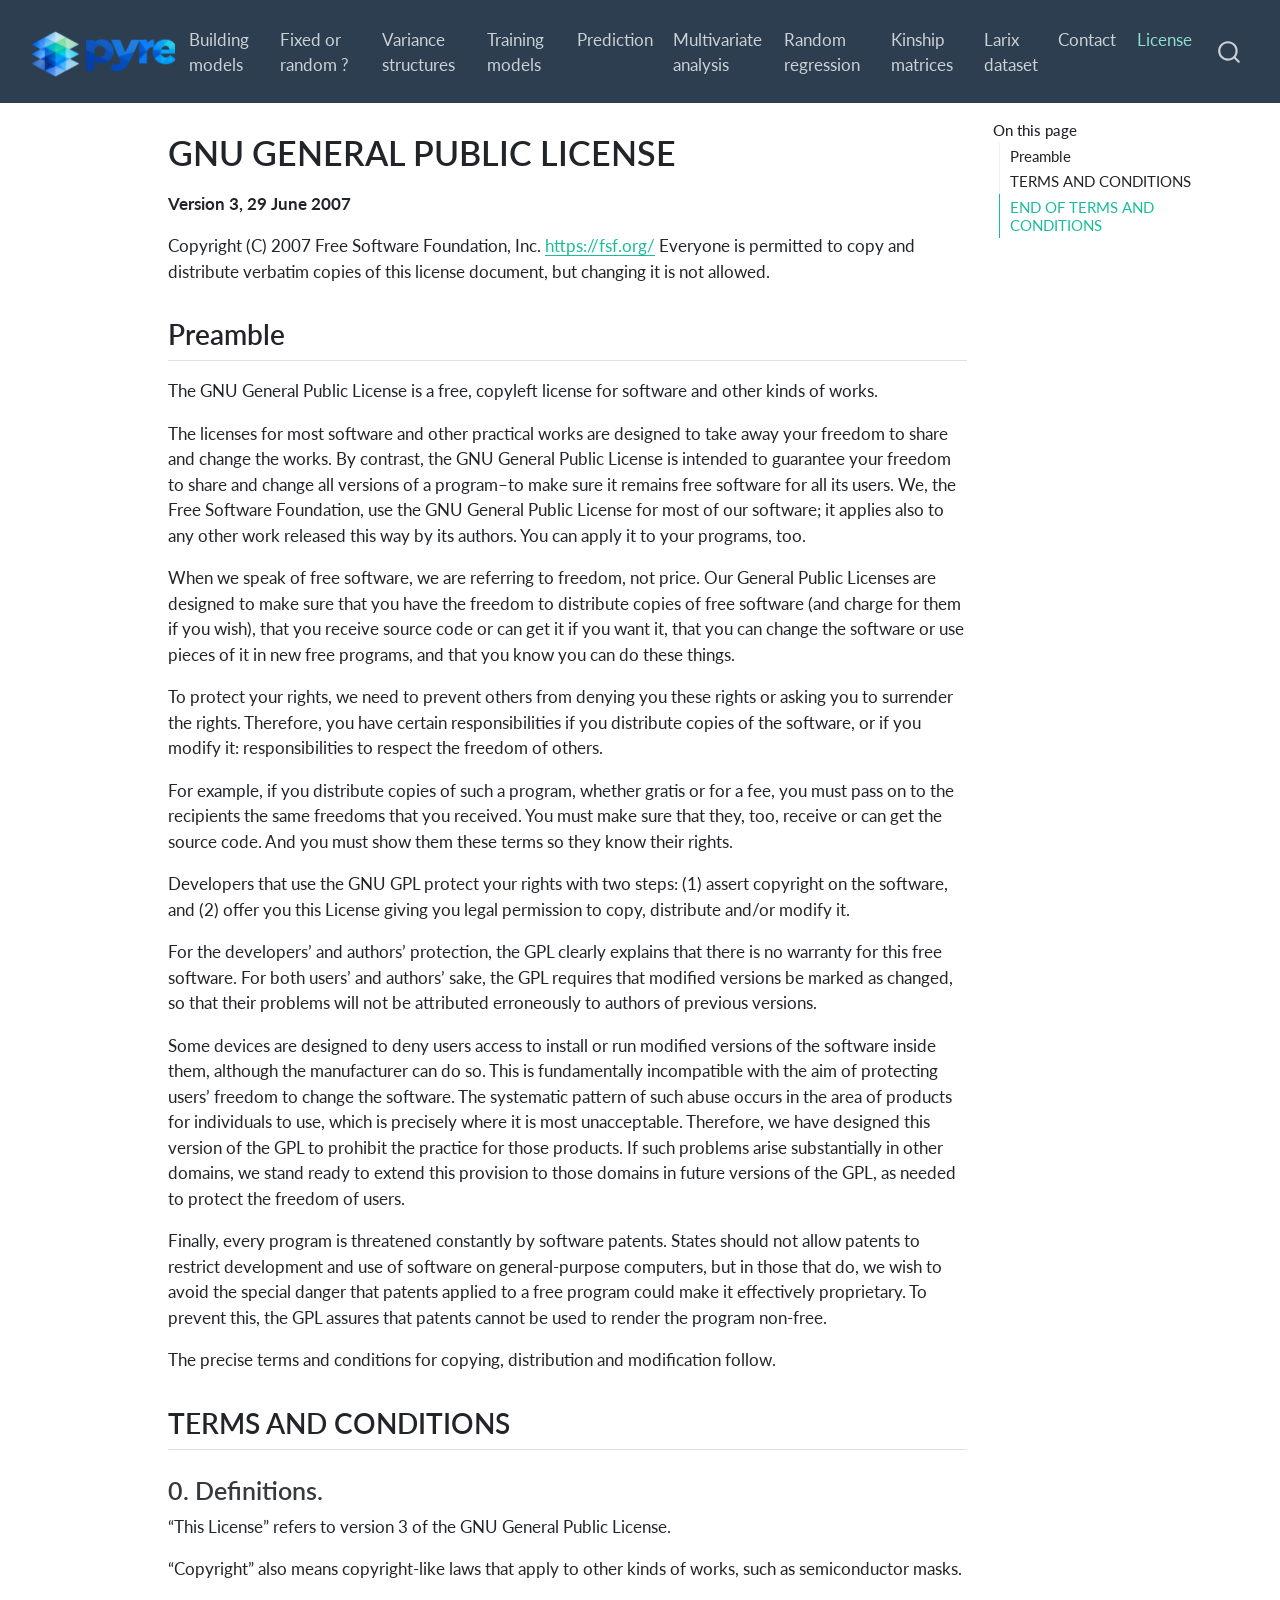
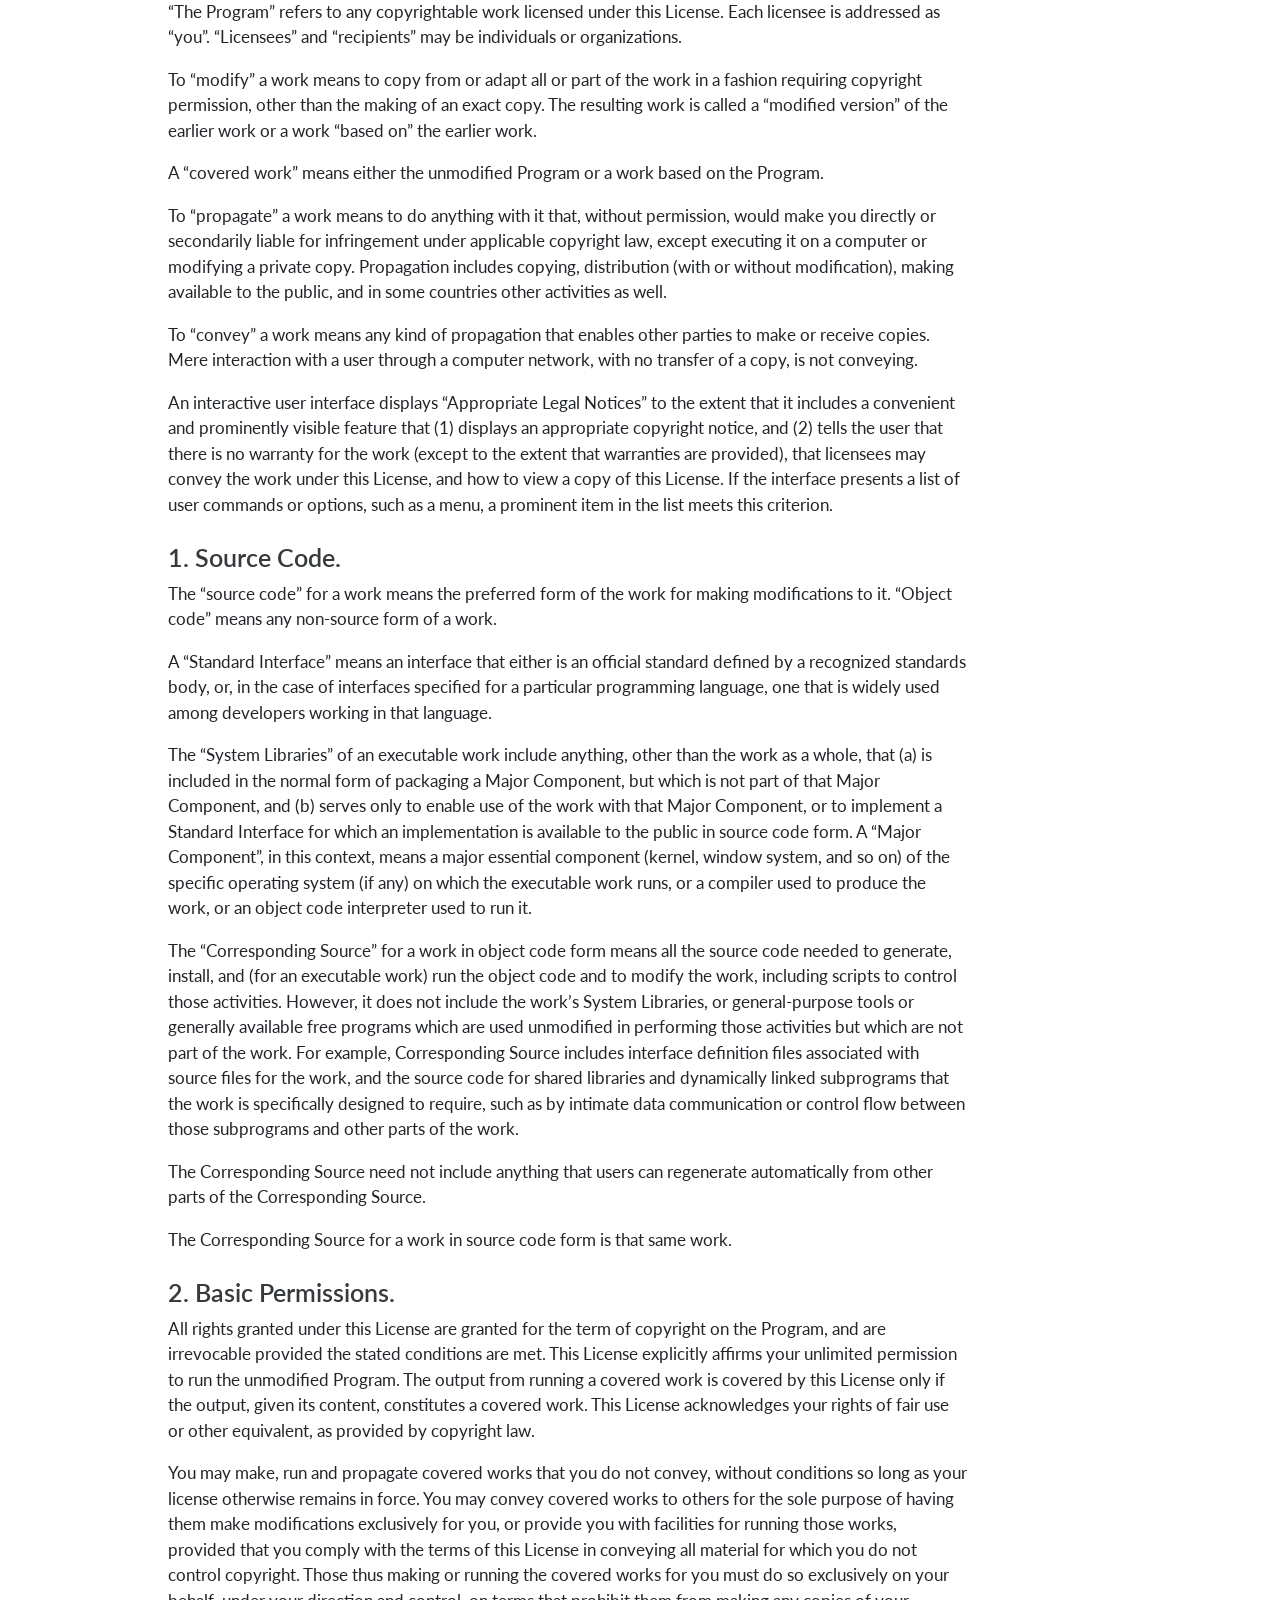
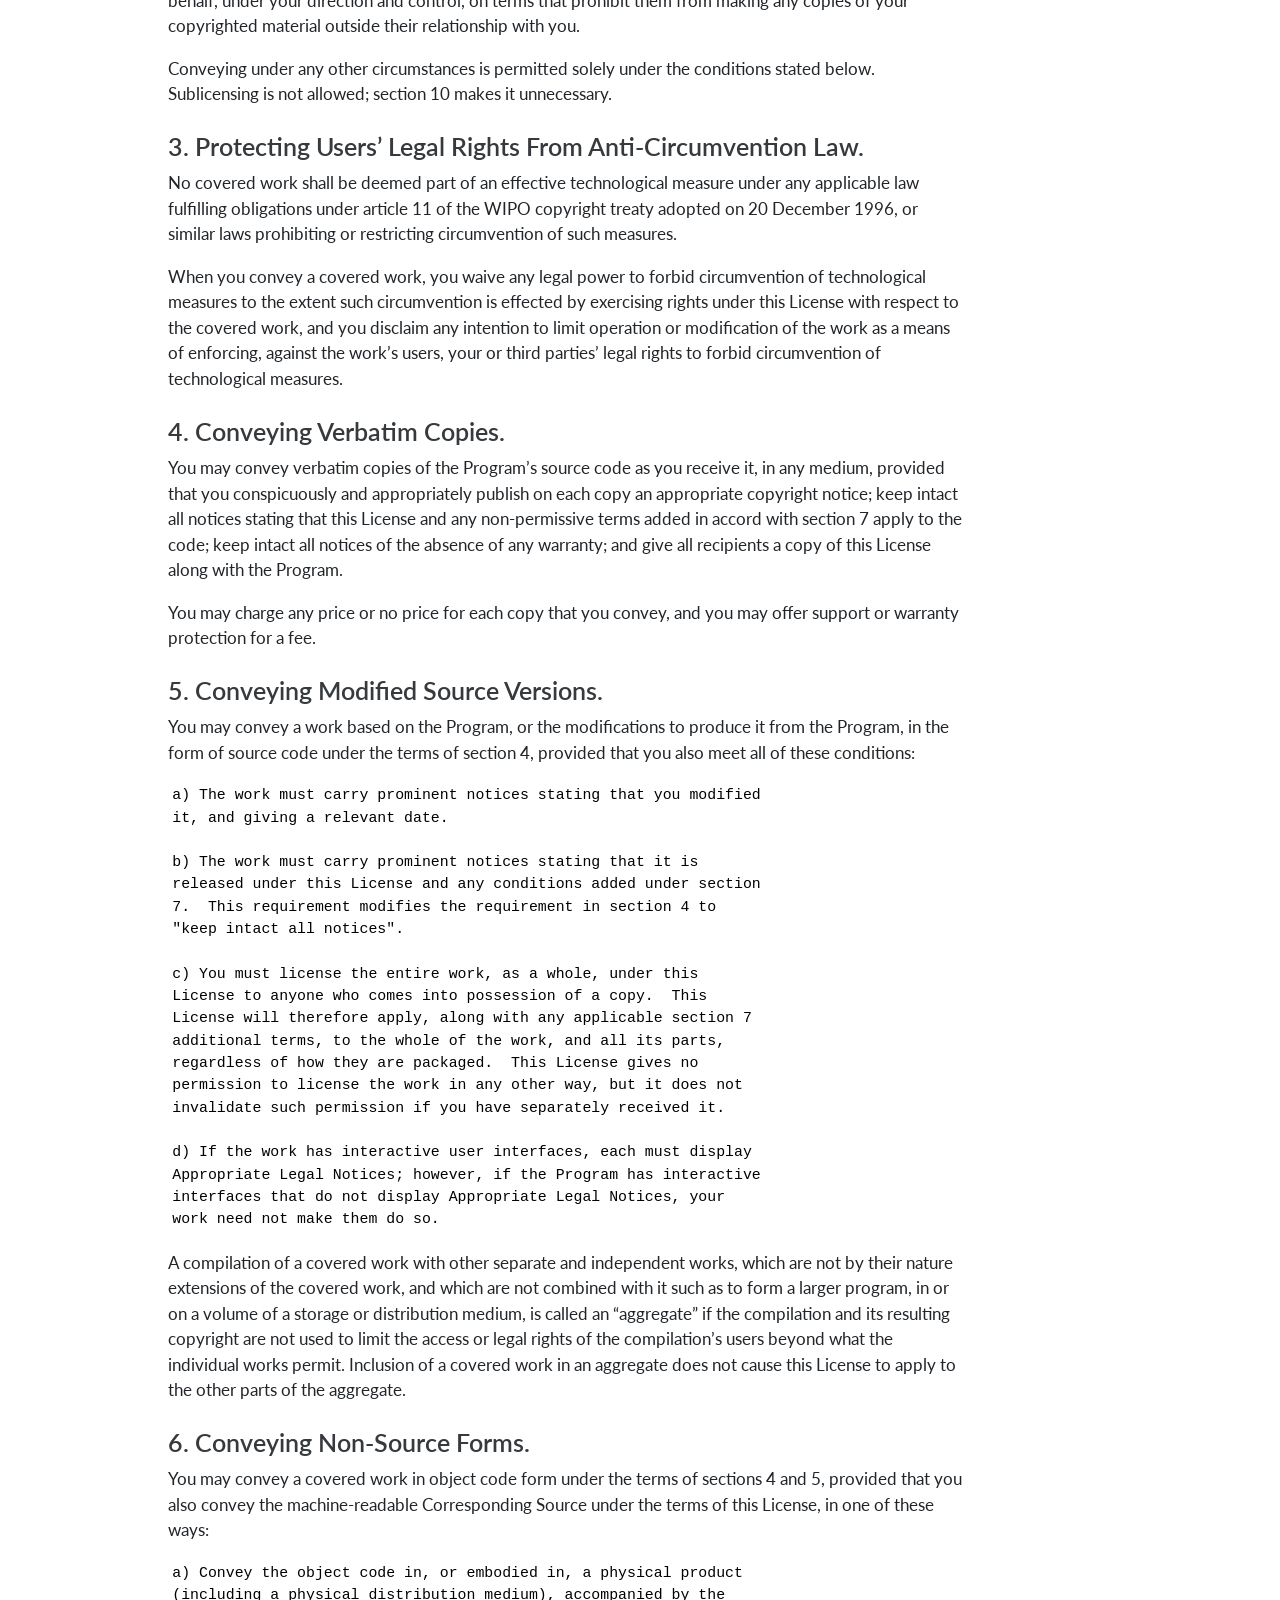
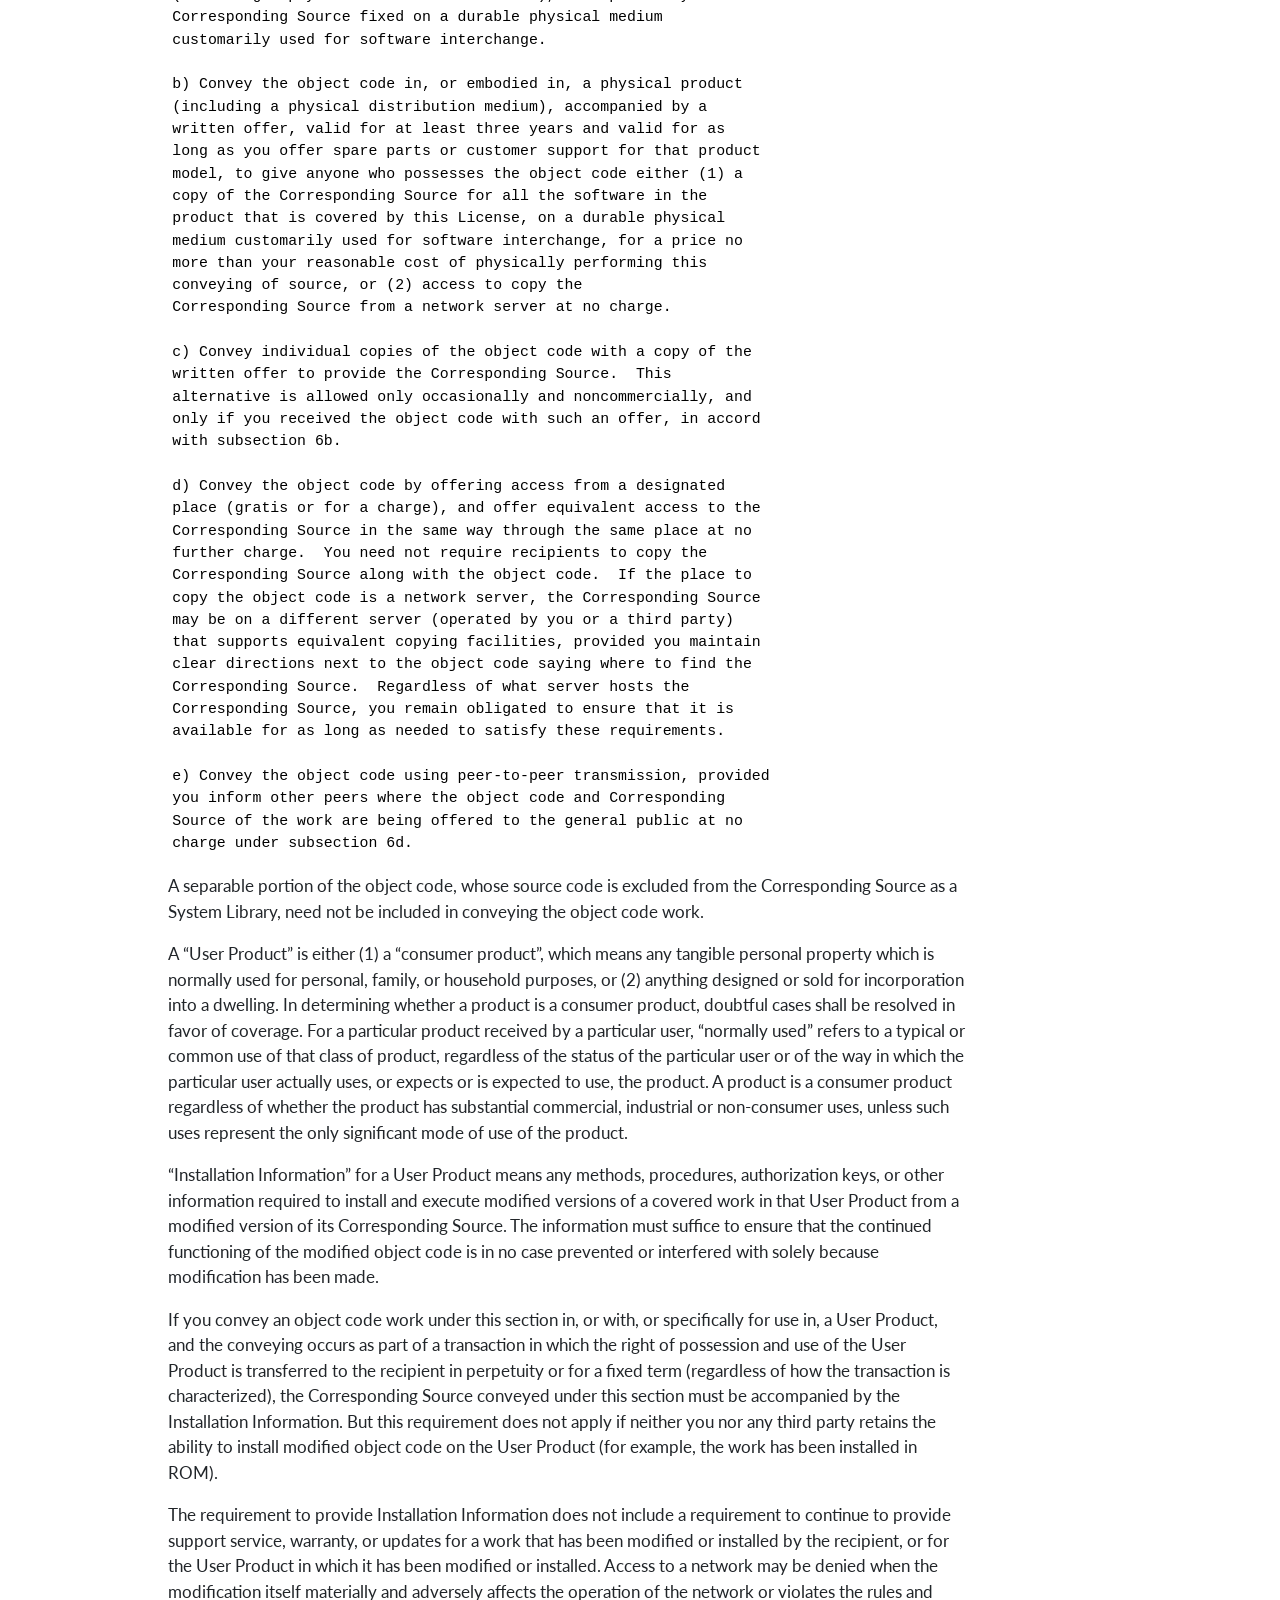
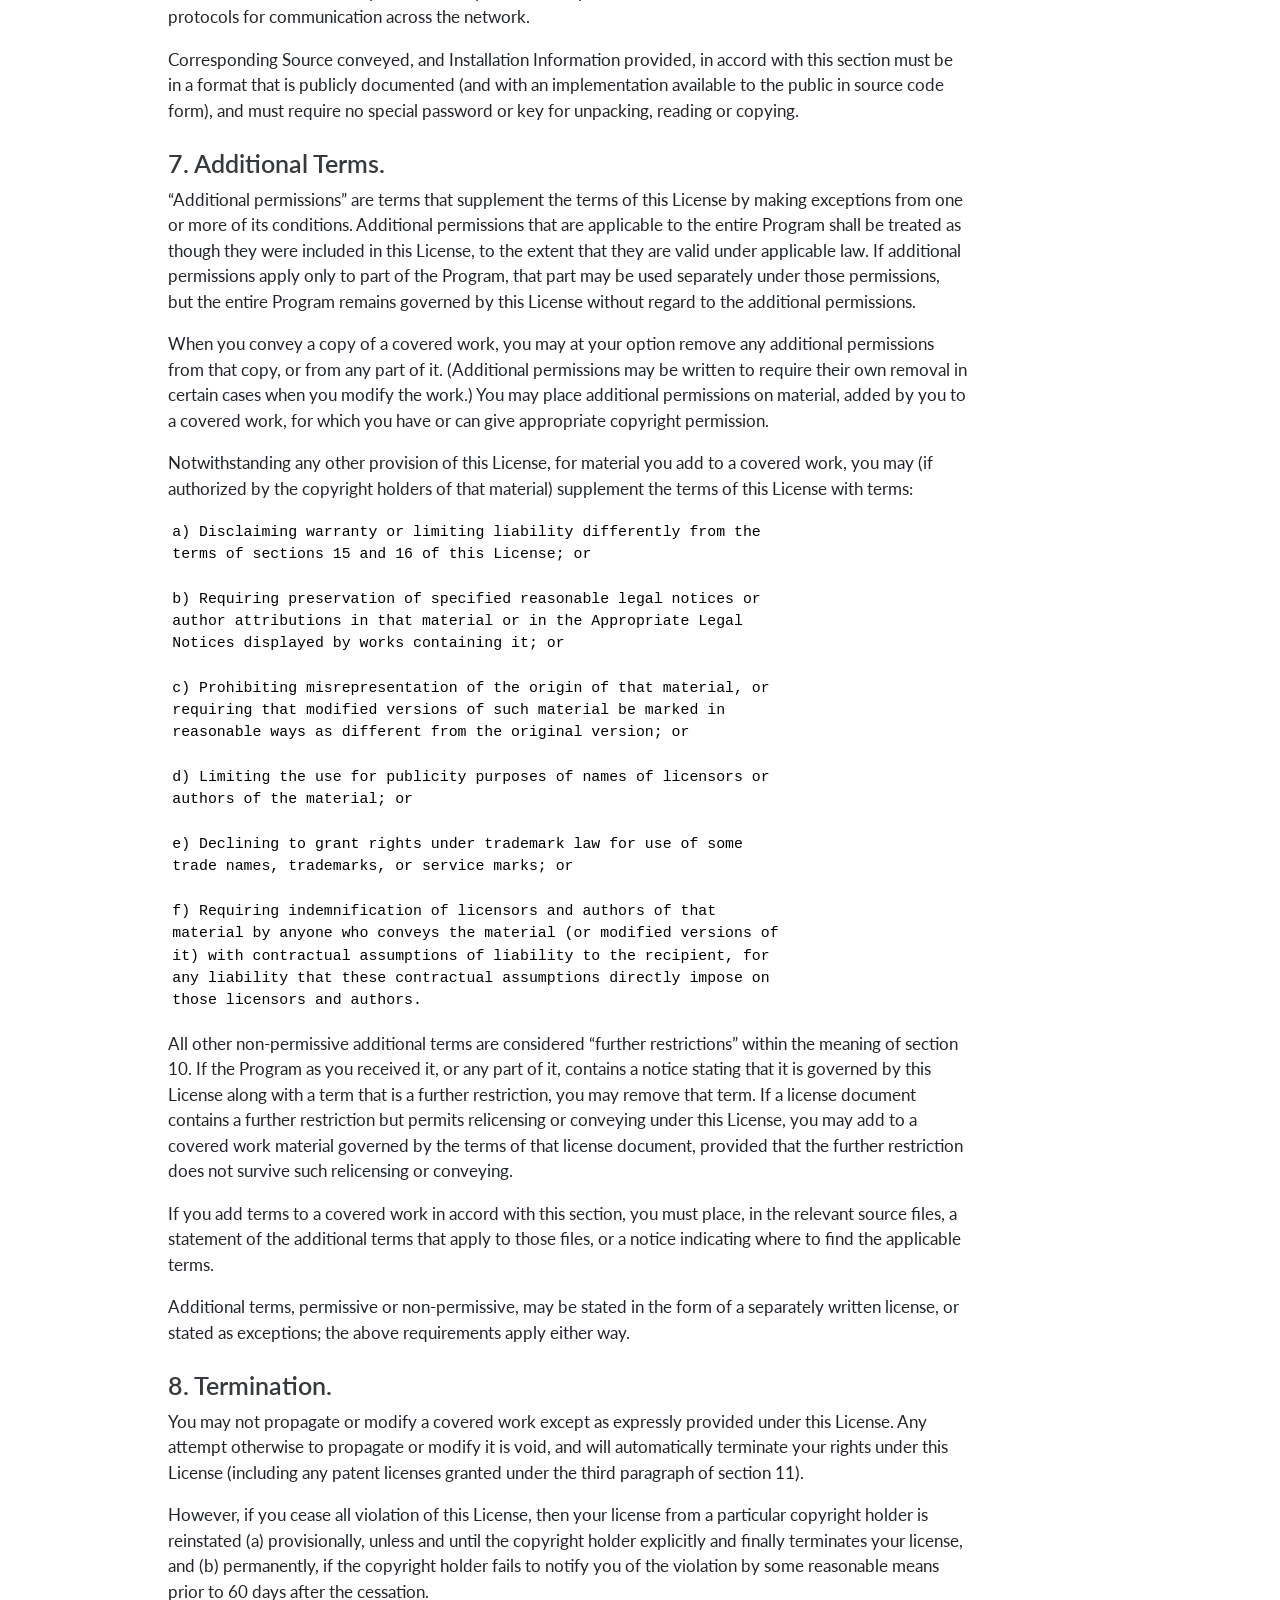
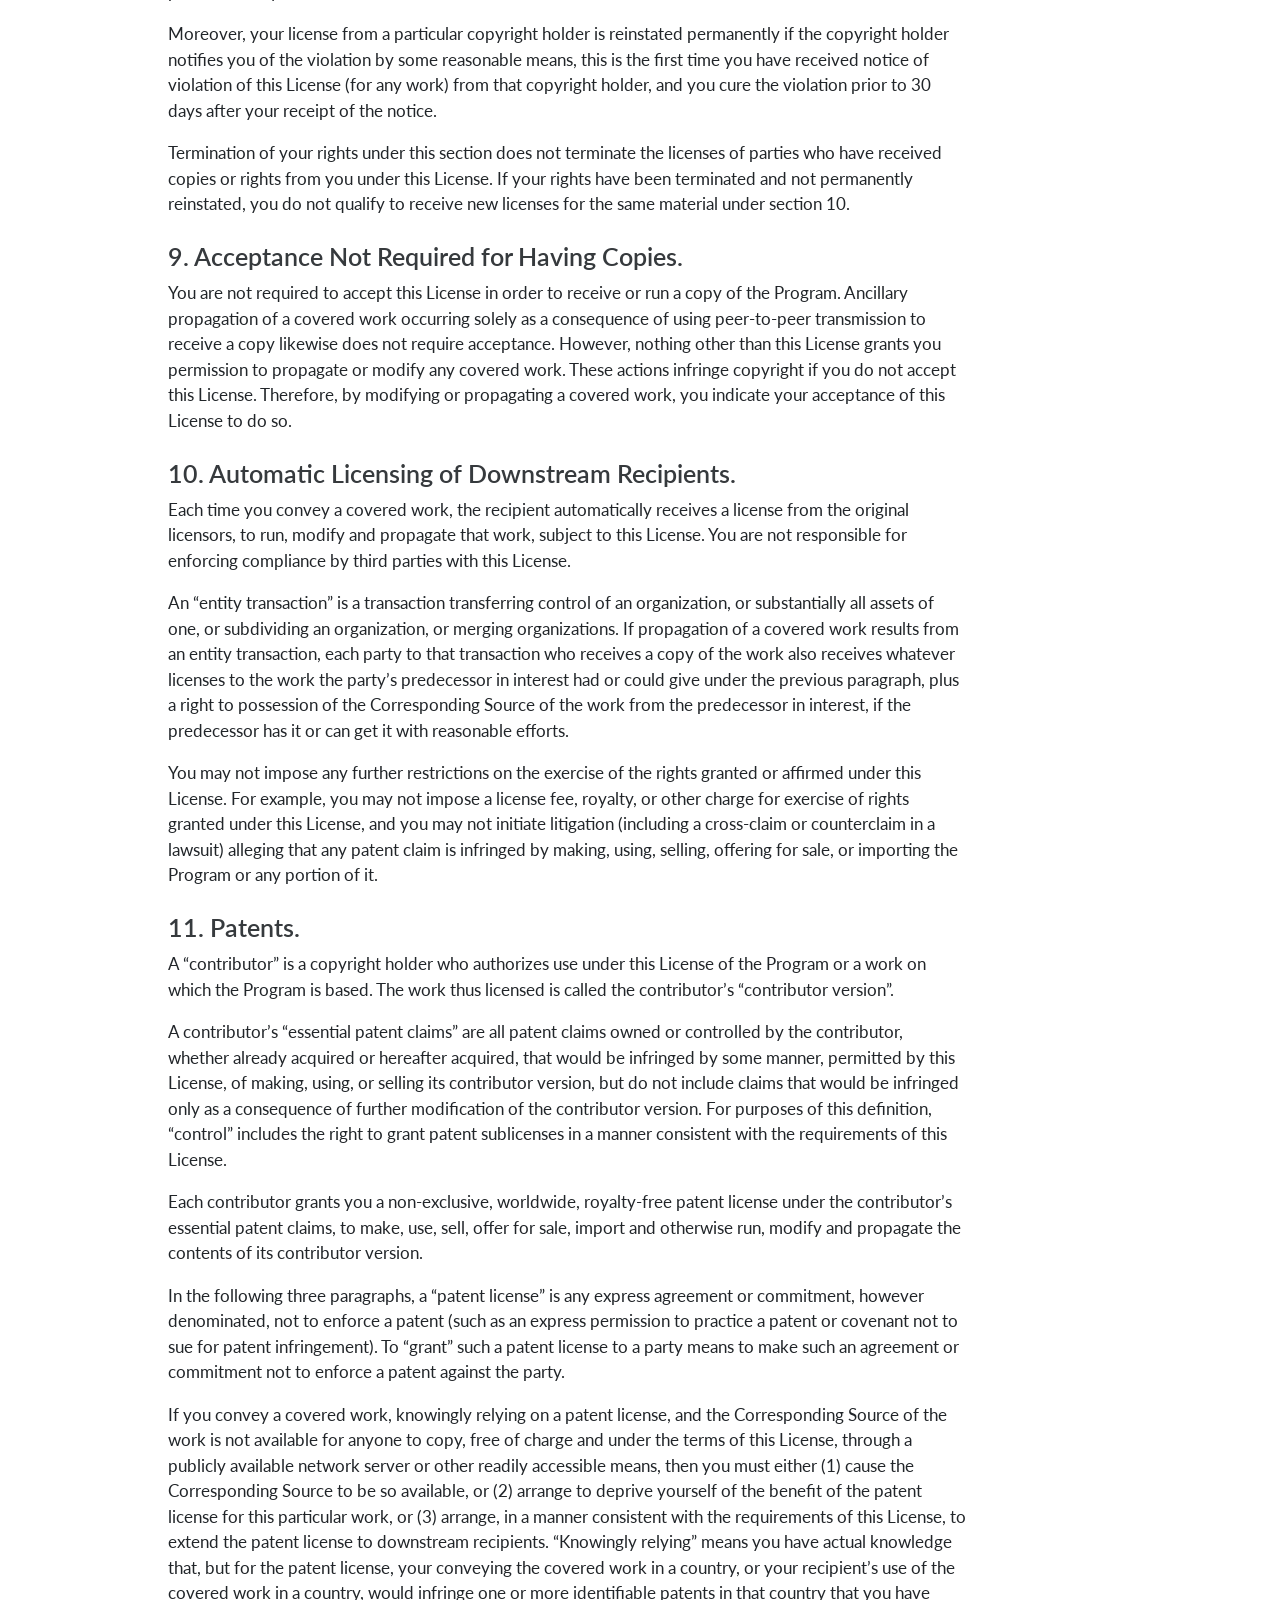
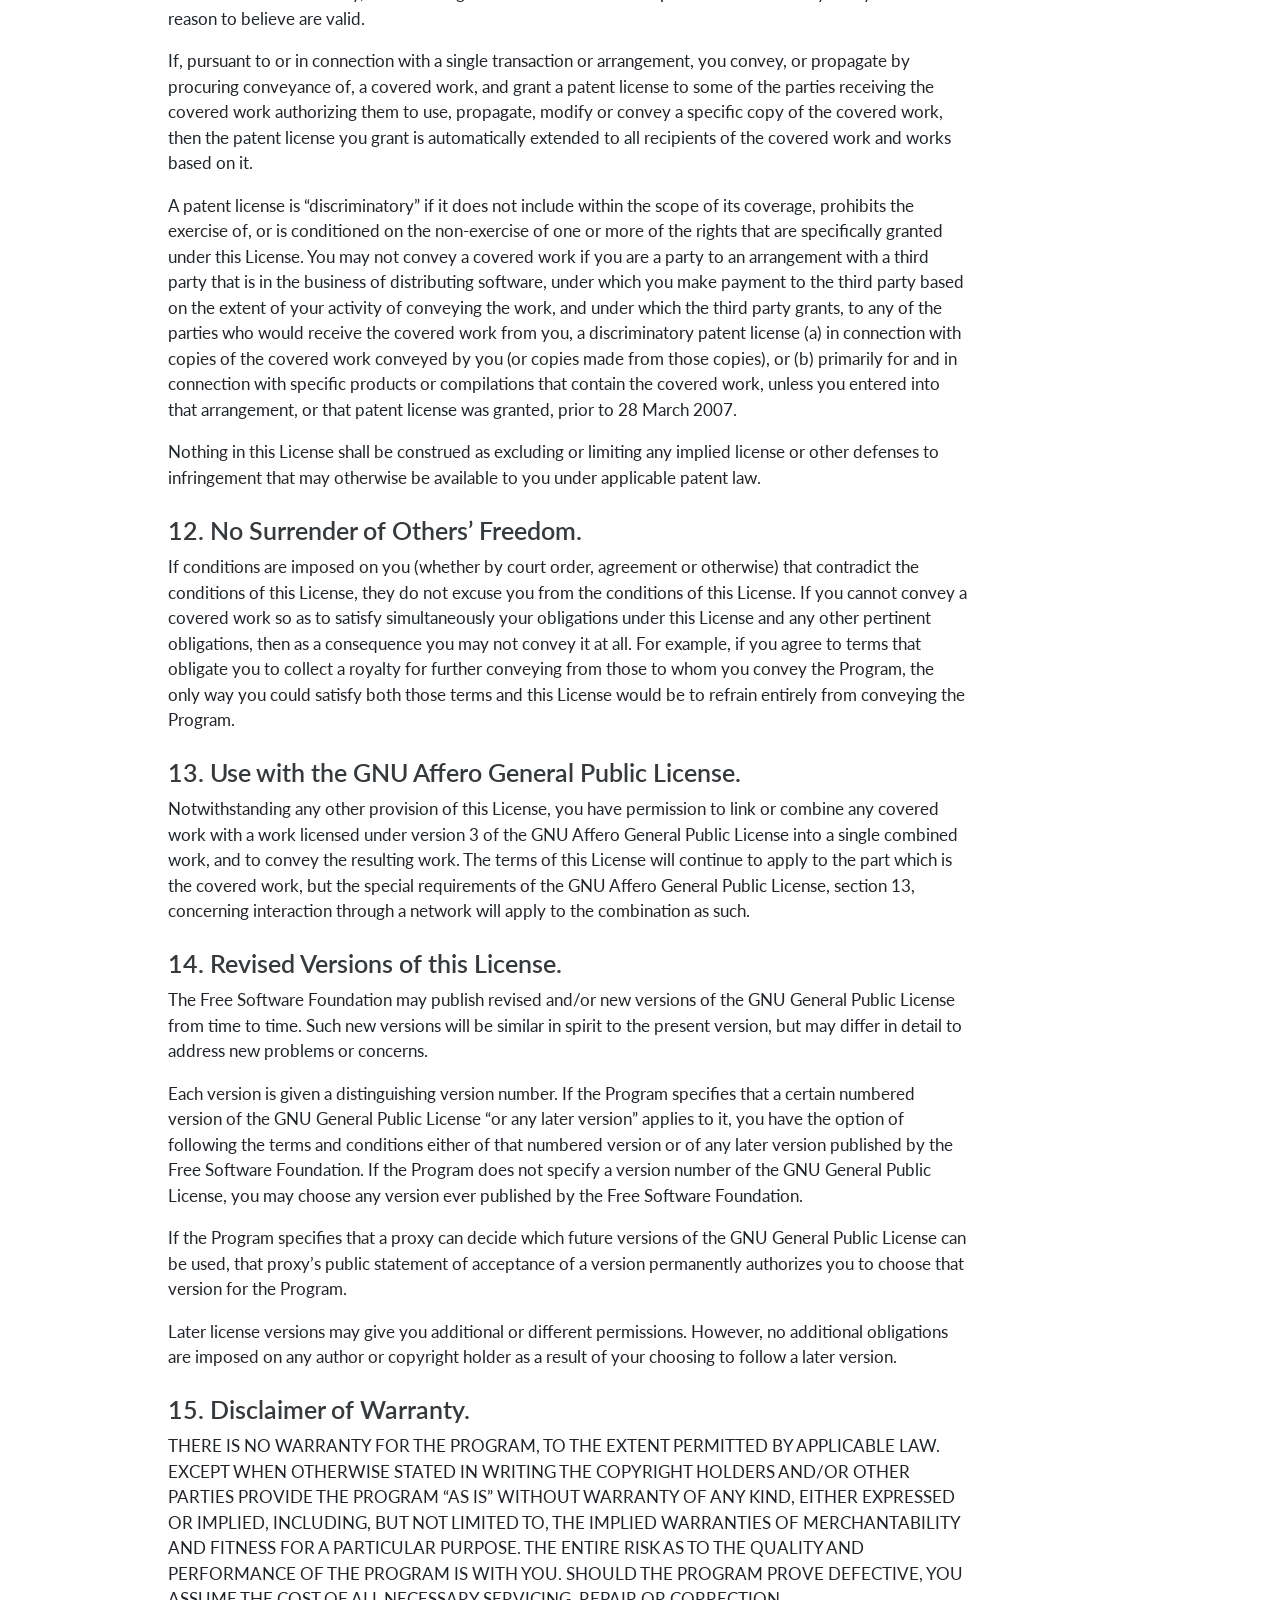
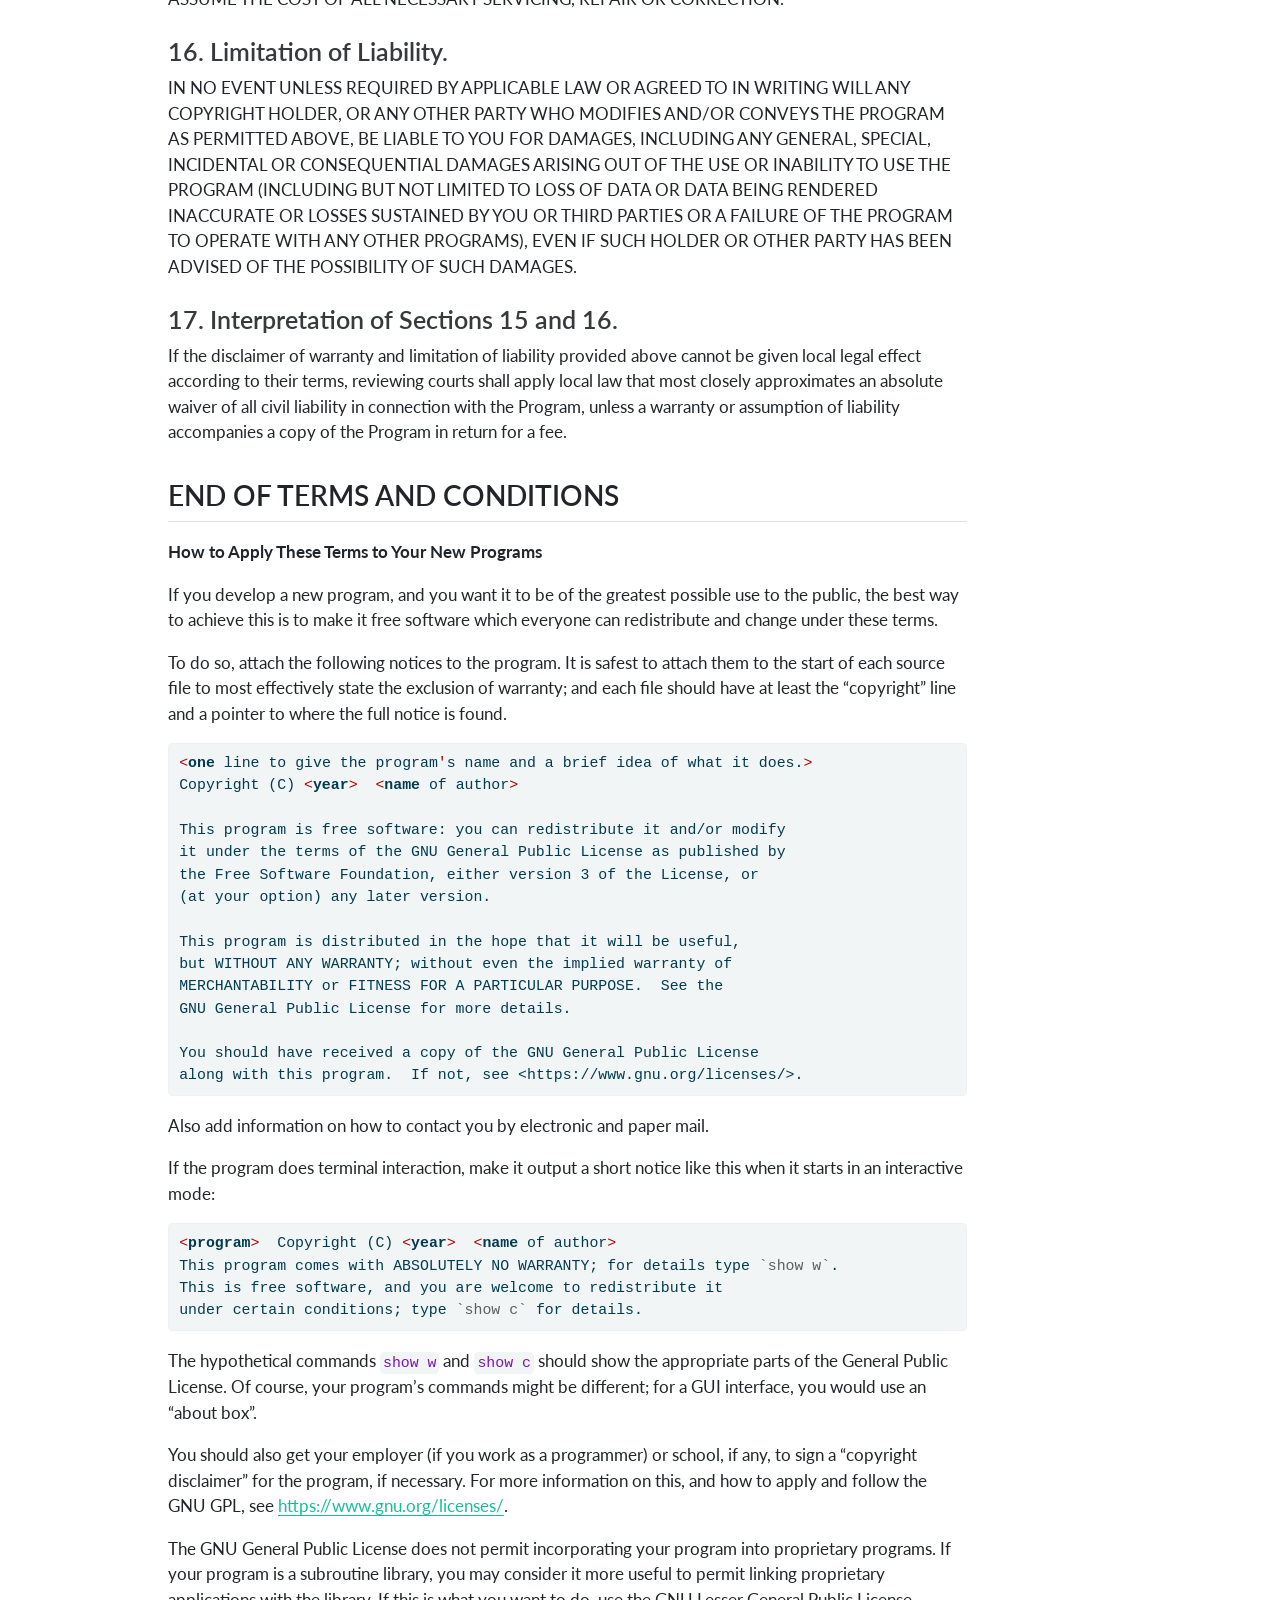
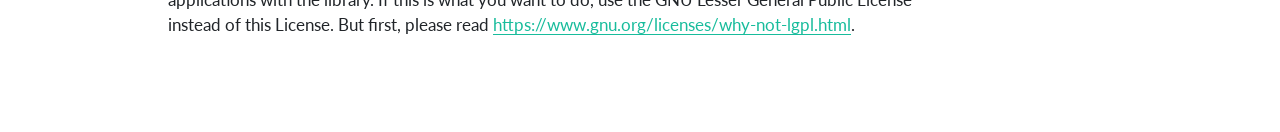
<file: license.html>
<!DOCTYPE html>
<html xmlns="http://www.w3.org/1999/xhtml" lang="en" xml:lang="en"><head>

<meta charset="utf-8">
<meta name="generator" content="quarto-1.11.9">

<meta name="viewport" content="width=device-width, initial-scale=1.0, user-scalable=yes">


<title>GNU GENERAL PUBLIC LICENSE – pyreml</title>
<style>
/* Default styles provided by pandoc.
** See https://pandoc.org/MANUAL.html#variables-for-html for config info.
*/
span.smallcaps{font-variant: small-caps;}
div.columns{display: flex; gap: 1.5em;}
div.column{flex: auto;}
@media screen {
div.columns{gap: min(4vw, 1.5em);}
div.column{overflow-x: auto;}
}
div.hanging-indent{margin-left: 1.5em; text-indent: -1.5em;}
ul.task-list{list-style: none;}
ul.task-list li input[type="checkbox"] {
  width: 0.8em;
  margin: 0 0.8em 0.2em -1em; /* quarto-specific, see https://github.com/quarto-dev/quarto-cli/issues/4556 */ 
  vertical-align: middle;
}
/* CSS for syntax highlighting */
html { -webkit-text-size-adjust: 100%; }
pre > code.sourceCode { white-space: pre; position: relative; }
pre > code.sourceCode > span { display: inline-block; line-height: 1.25; }
pre > code.sourceCode > span:empty { height: 1.2em; }
.sourceCode { overflow: visible; }
code.sourceCode > span { color: inherit; text-decoration: inherit; }
div.sourceCode { margin: 1em 0; }
pre.sourceCode { margin: 0; }
@media screen {
div.sourceCode { overflow: auto; }
}
@media print {
pre > code.sourceCode { white-space: pre-wrap; }
pre > code.sourceCode > span { text-indent: -5em; padding-left: 5em; }
}
pre.numberSource code
  { counter-reset: source-line 0; }
pre.numberSource code > span
  { position: relative; left: -4em; counter-increment: source-line; }
pre.numberSource code > span > a:first-child::before
  { content: counter(source-line);
    position: relative; left: -1em; text-align: right; vertical-align: baseline;
    border: none; display: inline-block;
    -webkit-touch-callout: none; -webkit-user-select: none;
    -khtml-user-select: none; -moz-user-select: none;
    -ms-user-select: none; user-select: none;
    padding: 0 4px; width: 4em;
  }
pre.numberSource { margin-left: 3em;  padding-left: 4px; }
div.sourceCode
  {   }
@media screen {
pre > code.sourceCode > span > a:first-child::before { text-decoration: underline; }
}
</style>


<script src="site_libs/quarto-nav/quarto-nav.js"></script>
<script src="site_libs/quarto-nav/headroom.min.js"></script>
<script src="site_libs/clipboard/clipboard.min.js"></script>
<script src="site_libs/quarto-search/autocomplete.umd.js"></script>
<script src="site_libs/quarto-search/fuse.min.js"></script>
<script src="site_libs/quarto-search/quarto-search.js"></script>
<meta name="quarto:offset" content="./">
<link href="./img/logo/favicon.png" rel="icon" type="image/png">
<script src="site_libs/quarto-html/quarto.js" type="module"></script>
<script src="site_libs/quarto-html/tabsets/tabsets.js" type="module"></script>
<script src="site_libs/quarto-html/scrollable-regions/scrollable-regions.js" type="module"></script>
<script src="site_libs/quarto-html/popper.min.js"></script>
<script src="site_libs/quarto-html/tippy.umd.min.js"></script>
<script src="site_libs/quarto-html/anchor.min.js"></script>
<link href="site_libs/quarto-html/tippy.css" rel="stylesheet">
<link href="site_libs/quarto-html/quarto-syntax-highlighting-63b5708e65d6cd79cd7618c58d0c21e7.css" rel="stylesheet" id="quarto-text-highlighting-styles">
<script src="site_libs/bootstrap/bootstrap.min.js"></script>
<link href="site_libs/bootstrap/bootstrap-icons.css" rel="stylesheet">
<link href="site_libs/bootstrap/bootstrap-daa9d9aa3b8080f9db32780d0beebd87.min.css" rel="stylesheet" append-hash="true" id="quarto-bootstrap" data-mode="light">
<script id="quarto-search-options" type="application/json">{
  "location": "navbar",
  "copy-button": false,
  "collapse-after": 3,
  "panel-placement": "end",
  "type": "overlay",
  "limit": 50,
  "keyboard-shortcut": [
    "f",
    "/",
    "s"
  ],
  "show-item-context": false,
  "language": {
    "search-no-results-text": "No results",
    "search-matching-documents-text": "matching documents",
    "search-copy-link-title": "Copy link to search",
    "search-hide-matches-text": "Hide additional matches",
    "search-more-match-text": "more match in this document",
    "search-more-matches-text": "more matches in this document",
    "search-clear-button-title": "Clear",
    "search-text-placeholder": "",
    "search-detached-cancel-button-title": "Cancel",
    "search-submit-button-title": "Submit",
    "search-label": "Search"
  }
}</script>


</head>

<body class="nav-fixed quarto-light"><a id="quarto-skip-link" class="visually-hidden-focusable" href="#quarto-document-content">Skip to main content</a>

<div id="quarto-search-results"></div>
  <header id="quarto-header" class="headroom fixed-top">
    <nav class="navbar navbar-expand-lg " data-bs-theme="dark" aria-label="Site">
      <div class="navbar-container container-fluid">
      <div class="navbar-brand-container mx-auto">
    <a href="./index.html" class="navbar-brand navbar-brand-logo">
    <img src="./img/logo/pyreml.png" alt="pyreml" class="navbar-logo light-content">
    <img src="./img/logo/pyreml.png" alt="pyreml" class="navbar-logo dark-content">
    </a>
  </div>
          <button class="navbar-toggler" type="button" data-bs-toggle="collapse" data-bs-target="#navbarCollapse" aria-controls="navbarCollapse" aria-expanded="false" aria-label="Toggle navigation" onclick="if (window.quartoToggleHeadroom) { window.quartoToggleHeadroom(); }">
  <span class="navbar-toggler-icon"></span>
</button>
          <div class="collapse navbar-collapse" id="navbarCollapse">
            <ul class="navbar-nav navbar-nav-scroll me-auto">
  <li class="nav-item">
    <a class="nav-link" href="./building_models.html"> 
<span class="menu-text">Building models</span></a>
  </li>  
  <li class="nav-item">
    <a class="nav-link" href="./fixed_random.html"> 
<span class="menu-text">Fixed or random ?</span></a>
  </li>  
  <li class="nav-item">
    <a class="nav-link" href="./variance_structures.html"> 
<span class="menu-text">Variance structures</span></a>
  </li>  
  <li class="nav-item">
    <a class="nav-link" href="./training.html"> 
<span class="menu-text">Training models</span></a>
  </li>  
  <li class="nav-item">
    <a class="nav-link" href="./prediction.html"> 
<span class="menu-text">Prediction</span></a>
  </li>  
  <li class="nav-item">
    <a class="nav-link" href="./multivariate.html"> 
<span class="menu-text">Multivariate analysis</span></a>
  </li>  
  <li class="nav-item">
    <a class="nav-link" href="./random_regression.html"> 
<span class="menu-text">Random regression</span></a>
  </li>  
  <li class="nav-item">
    <a class="nav-link" href="./kinships.html"> 
<span class="menu-text">Kinship matrices</span></a>
  </li>  
  <li class="nav-item">
    <a class="nav-link" href="./larix.html"> 
<span class="menu-text">Larix dataset</span></a>
  </li>  
  <li class="nav-item">
    <a class="nav-link" href="./contact.html"> 
<span class="menu-text">Contact</span></a>
  </li>  
  <li class="nav-item">
    <a class="nav-link active" href="./license.html" aria-current="page"> 
<span class="menu-text">License</span></a>
  </li>  
</ul>
          </div> <!-- /navcollapse -->
            <div class="quarto-navbar-tools">
</div>
            <div id="quarto-search" class="" title="Search"></div>
      </div> <!-- /container-fluid -->
    </nav>
</header>
<!-- content -->
<div id="quarto-content" class="quarto-container page-columns page-rows-contents page-layout-article page-navbar">
<!-- sidebar -->
<!-- margin-sidebar -->
    <div id="quarto-margin-sidebar" class="sidebar margin-sidebar">
        <nav id="TOC" role="doc-toc" aria-labelledby="toc-title" class="toc-active">
    <h2 id="toc-title">On this page</h2>
   
  <ul>
  <li><a href="#preamble" id="toc-preamble" class="nav-link active" data-scroll-target="#preamble">Preamble</a></li>
  <li><a href="#terms-and-conditions" id="toc-terms-and-conditions" class="nav-link" data-scroll-target="#terms-and-conditions">TERMS AND CONDITIONS</a>
  <ul class="collapse">
  <li><a href="#definitions." id="toc-definitions." class="nav-link" data-scroll-target="#definitions.">0. Definitions.</a></li>
  <li><a href="#source-code." id="toc-source-code." class="nav-link" data-scroll-target="#source-code.">1. Source Code.</a></li>
  <li><a href="#basic-permissions." id="toc-basic-permissions." class="nav-link" data-scroll-target="#basic-permissions.">2. Basic Permissions.</a></li>
  <li><a href="#protecting-users-legal-rights-from-anti-circumvention-law." id="toc-protecting-users-legal-rights-from-anti-circumvention-law." class="nav-link" data-scroll-target="#protecting-users-legal-rights-from-anti-circumvention-law.">3. Protecting Users’ Legal Rights From Anti-Circumvention Law.</a></li>
  <li><a href="#conveying-verbatim-copies." id="toc-conveying-verbatim-copies." class="nav-link" data-scroll-target="#conveying-verbatim-copies.">4. Conveying Verbatim Copies.</a></li>
  <li><a href="#conveying-modified-source-versions." id="toc-conveying-modified-source-versions." class="nav-link" data-scroll-target="#conveying-modified-source-versions.">5. Conveying Modified Source Versions.</a></li>
  <li><a href="#conveying-non-source-forms." id="toc-conveying-non-source-forms." class="nav-link" data-scroll-target="#conveying-non-source-forms.">6. Conveying Non-Source Forms.</a></li>
  <li><a href="#additional-terms." id="toc-additional-terms." class="nav-link" data-scroll-target="#additional-terms.">7. Additional Terms.</a></li>
  <li><a href="#termination." id="toc-termination." class="nav-link" data-scroll-target="#termination.">8. Termination.</a></li>
  <li><a href="#acceptance-not-required-for-having-copies." id="toc-acceptance-not-required-for-having-copies." class="nav-link" data-scroll-target="#acceptance-not-required-for-having-copies.">9. Acceptance Not Required for Having Copies.</a></li>
  <li><a href="#automatic-licensing-of-downstream-recipients." id="toc-automatic-licensing-of-downstream-recipients." class="nav-link" data-scroll-target="#automatic-licensing-of-downstream-recipients.">10. Automatic Licensing of Downstream Recipients.</a></li>
  <li><a href="#patents." id="toc-patents." class="nav-link" data-scroll-target="#patents.">11. Patents.</a></li>
  <li><a href="#no-surrender-of-others-freedom." id="toc-no-surrender-of-others-freedom." class="nav-link" data-scroll-target="#no-surrender-of-others-freedom.">12. No Surrender of Others’ Freedom.</a></li>
  <li><a href="#use-with-the-gnu-affero-general-public-license." id="toc-use-with-the-gnu-affero-general-public-license." class="nav-link" data-scroll-target="#use-with-the-gnu-affero-general-public-license.">13. Use with the GNU Affero General Public License.</a></li>
  <li><a href="#revised-versions-of-this-license." id="toc-revised-versions-of-this-license." class="nav-link" data-scroll-target="#revised-versions-of-this-license.">14. Revised Versions of this License.</a></li>
  <li><a href="#disclaimer-of-warranty." id="toc-disclaimer-of-warranty." class="nav-link" data-scroll-target="#disclaimer-of-warranty.">15. Disclaimer of Warranty.</a></li>
  <li><a href="#limitation-of-liability." id="toc-limitation-of-liability." class="nav-link" data-scroll-target="#limitation-of-liability.">16. Limitation of Liability.</a></li>
  <li><a href="#interpretation-of-sections-15-and-16." id="toc-interpretation-of-sections-15-and-16." class="nav-link" data-scroll-target="#interpretation-of-sections-15-and-16.">17. Interpretation of Sections 15 and 16.</a></li>
  </ul></li>
  <li><a href="#end-of-terms-and-conditions" id="toc-end-of-terms-and-conditions" class="nav-link" data-scroll-target="#end-of-terms-and-conditions">END OF TERMS AND CONDITIONS</a></li>
  </ul>
</nav>
    </div>
<!-- main -->
<main class="content" id="quarto-document-content" tabindex="-1">

<header id="title-block-header" class="quarto-title-block default">
<div class="quarto-title">
<h1 class="title">GNU GENERAL PUBLIC LICENSE</h1>
</div>



<div class="quarto-title-meta">

    
  
    
  </div>
  


</header>


<p><strong>Version 3, 29 June 2007</strong></p>
<p>Copyright (C) 2007 Free Software Foundation, Inc.&nbsp;<a href="https://fsf.org/" class="uri">https://fsf.org/</a> Everyone is permitted to copy and distribute verbatim copies of this license document, but changing it is not allowed.</p>
<section id="preamble" class="level2">
<h2 class="anchored" data-anchor-id="preamble">Preamble</h2>
<p>The GNU General Public License is a free, copyleft license for software and other kinds of works.</p>
<p>The licenses for most software and other practical works are designed to take away your freedom to share and change the works. By contrast, the GNU General Public License is intended to guarantee your freedom to share and change all versions of a program–to make sure it remains free software for all its users. We, the Free Software Foundation, use the GNU General Public License for most of our software; it applies also to any other work released this way by its authors. You can apply it to your programs, too.</p>
<p>When we speak of free software, we are referring to freedom, not price. Our General Public Licenses are designed to make sure that you have the freedom to distribute copies of free software (and charge for them if you wish), that you receive source code or can get it if you want it, that you can change the software or use pieces of it in new free programs, and that you know you can do these things.</p>
<p>To protect your rights, we need to prevent others from denying you these rights or asking you to surrender the rights. Therefore, you have certain responsibilities if you distribute copies of the software, or if you modify it: responsibilities to respect the freedom of others.</p>
<p>For example, if you distribute copies of such a program, whether gratis or for a fee, you must pass on to the recipients the same freedoms that you received. You must make sure that they, too, receive or can get the source code. And you must show them these terms so they know their rights.</p>
<p>Developers that use the GNU GPL protect your rights with two steps: (1) assert copyright on the software, and (2) offer you this License giving you legal permission to copy, distribute and/or modify it.</p>
<p>For the developers’ and authors’ protection, the GPL clearly explains that there is no warranty for this free software. For both users’ and authors’ sake, the GPL requires that modified versions be marked as changed, so that their problems will not be attributed erroneously to authors of previous versions.</p>
<p>Some devices are designed to deny users access to install or run modified versions of the software inside them, although the manufacturer can do so. This is fundamentally incompatible with the aim of protecting users’ freedom to change the software. The systematic pattern of such abuse occurs in the area of products for individuals to use, which is precisely where it is most unacceptable. Therefore, we have designed this version of the GPL to prohibit the practice for those products. If such problems arise substantially in other domains, we stand ready to extend this provision to those domains in future versions of the GPL, as needed to protect the freedom of users.</p>
<p>Finally, every program is threatened constantly by software patents. States should not allow patents to restrict development and use of software on general-purpose computers, but in those that do, we wish to avoid the special danger that patents applied to a free program could make it effectively proprietary. To prevent this, the GPL assures that patents cannot be used to render the program non-free.</p>
<p>The precise terms and conditions for copying, distribution and modification follow.</p>
</section>
<section id="terms-and-conditions" class="level2">
<h2 class="anchored" data-anchor-id="terms-and-conditions">TERMS AND CONDITIONS</h2>
<section id="definitions." class="level3">
<h3 class="anchored" data-anchor-id="definitions.">0. Definitions.</h3>
<p>“This License” refers to version 3 of the GNU General Public License.</p>
<p>“Copyright” also means copyright-like laws that apply to other kinds of works, such as semiconductor masks.</p>
<p>“The Program” refers to any copyrightable work licensed under this License. Each licensee is addressed as “you”. “Licensees” and “recipients” may be individuals or organizations.</p>
<p>To “modify” a work means to copy from or adapt all or part of the work in a fashion requiring copyright permission, other than the making of an exact copy. The resulting work is called a “modified version” of the earlier work or a work “based on” the earlier work.</p>
<p>A “covered work” means either the unmodified Program or a work based on the Program.</p>
<p>To “propagate” a work means to do anything with it that, without permission, would make you directly or secondarily liable for infringement under applicable copyright law, except executing it on a computer or modifying a private copy. Propagation includes copying, distribution (with or without modification), making available to the public, and in some countries other activities as well.</p>
<p>To “convey” a work means any kind of propagation that enables other parties to make or receive copies. Mere interaction with a user through a computer network, with no transfer of a copy, is not conveying.</p>
<p>An interactive user interface displays “Appropriate Legal Notices” to the extent that it includes a convenient and prominently visible feature that (1) displays an appropriate copyright notice, and (2) tells the user that there is no warranty for the work (except to the extent that warranties are provided), that licensees may convey the work under this License, and how to view a copy of this License. If the interface presents a list of user commands or options, such as a menu, a prominent item in the list meets this criterion.</p>
</section>
<section id="source-code." class="level3">
<h3 class="anchored" data-anchor-id="source-code.">1. Source Code.</h3>
<p>The “source code” for a work means the preferred form of the work for making modifications to it. “Object code” means any non-source form of a work.</p>
<p>A “Standard Interface” means an interface that either is an official standard defined by a recognized standards body, or, in the case of interfaces specified for a particular programming language, one that is widely used among developers working in that language.</p>
<p>The “System Libraries” of an executable work include anything, other than the work as a whole, that (a) is included in the normal form of packaging a Major Component, but which is not part of that Major Component, and (b) serves only to enable use of the work with that Major Component, or to implement a Standard Interface for which an implementation is available to the public in source code form. A “Major Component”, in this context, means a major essential component (kernel, window system, and so on) of the specific operating system (if any) on which the executable work runs, or a compiler used to produce the work, or an object code interpreter used to run it.</p>
<p>The “Corresponding Source” for a work in object code form means all the source code needed to generate, install, and (for an executable work) run the object code and to modify the work, including scripts to control those activities. However, it does not include the work’s System Libraries, or general-purpose tools or generally available free programs which are used unmodified in performing those activities but which are not part of the work. For example, Corresponding Source includes interface definition files associated with source files for the work, and the source code for shared libraries and dynamically linked subprograms that the work is specifically designed to require, such as by intimate data communication or control flow between those subprograms and other parts of the work.</p>
<p>The Corresponding Source need not include anything that users can regenerate automatically from other parts of the Corresponding Source.</p>
<p>The Corresponding Source for a work in source code form is that same work.</p>
</section>
<section id="basic-permissions." class="level3">
<h3 class="anchored" data-anchor-id="basic-permissions.">2. Basic Permissions.</h3>
<p>All rights granted under this License are granted for the term of copyright on the Program, and are irrevocable provided the stated conditions are met. This License explicitly affirms your unlimited permission to run the unmodified Program. The output from running a covered work is covered by this License only if the output, given its content, constitutes a covered work. This License acknowledges your rights of fair use or other equivalent, as provided by copyright law.</p>
<p>You may make, run and propagate covered works that you do not convey, without conditions so long as your license otherwise remains in force. You may convey covered works to others for the sole purpose of having them make modifications exclusively for you, or provide you with facilities for running those works, provided that you comply with the terms of this License in conveying all material for which you do not control copyright. Those thus making or running the covered works for you must do so exclusively on your behalf, under your direction and control, on terms that prohibit them from making any copies of your copyrighted material outside their relationship with you.</p>
<p>Conveying under any other circumstances is permitted solely under the conditions stated below. Sublicensing is not allowed; section 10 makes it unnecessary.</p>
</section>
<section id="protecting-users-legal-rights-from-anti-circumvention-law." class="level3">
<h3 class="anchored" data-anchor-id="protecting-users-legal-rights-from-anti-circumvention-law.">3. Protecting Users’ Legal Rights From Anti-Circumvention Law.</h3>
<p>No covered work shall be deemed part of an effective technological measure under any applicable law fulfilling obligations under article 11 of the WIPO copyright treaty adopted on 20 December 1996, or similar laws prohibiting or restricting circumvention of such measures.</p>
<p>When you convey a covered work, you waive any legal power to forbid circumvention of technological measures to the extent such circumvention is effected by exercising rights under this License with respect to the covered work, and you disclaim any intention to limit operation or modification of the work as a means of enforcing, against the work’s users, your or third parties’ legal rights to forbid circumvention of technological measures.</p>
</section>
<section id="conveying-verbatim-copies." class="level3">
<h3 class="anchored" data-anchor-id="conveying-verbatim-copies.">4. Conveying Verbatim Copies.</h3>
<p>You may convey verbatim copies of the Program’s source code as you receive it, in any medium, provided that you conspicuously and appropriately publish on each copy an appropriate copyright notice; keep intact all notices stating that this License and any non-permissive terms added in accord with section 7 apply to the code; keep intact all notices of the absence of any warranty; and give all recipients a copy of this License along with the Program.</p>
<p>You may charge any price or no price for each copy that you convey, and you may offer support or warranty protection for a fee.</p>
</section>
<section id="conveying-modified-source-versions." class="level3">
<h3 class="anchored" data-anchor-id="conveying-modified-source-versions.">5. Conveying Modified Source Versions.</h3>
<p>You may convey a work based on the Program, or the modifications to produce it from the Program, in the form of source code under the terms of section 4, provided that you also meet all of these conditions:</p>
<pre><code>a) The work must carry prominent notices stating that you modified
it, and giving a relevant date.

b) The work must carry prominent notices stating that it is
released under this License and any conditions added under section
7.  This requirement modifies the requirement in section 4 to
"keep intact all notices".

c) You must license the entire work, as a whole, under this
License to anyone who comes into possession of a copy.  This
License will therefore apply, along with any applicable section 7
additional terms, to the whole of the work, and all its parts,
regardless of how they are packaged.  This License gives no
permission to license the work in any other way, but it does not
invalidate such permission if you have separately received it.

d) If the work has interactive user interfaces, each must display
Appropriate Legal Notices; however, if the Program has interactive
interfaces that do not display Appropriate Legal Notices, your
work need not make them do so.</code></pre>
<p>A compilation of a covered work with other separate and independent works, which are not by their nature extensions of the covered work, and which are not combined with it such as to form a larger program, in or on a volume of a storage or distribution medium, is called an “aggregate” if the compilation and its resulting copyright are not used to limit the access or legal rights of the compilation’s users beyond what the individual works permit. Inclusion of a covered work in an aggregate does not cause this License to apply to the other parts of the aggregate.</p>
</section>
<section id="conveying-non-source-forms." class="level3">
<h3 class="anchored" data-anchor-id="conveying-non-source-forms.">6. Conveying Non-Source Forms.</h3>
<p>You may convey a covered work in object code form under the terms of sections 4 and 5, provided that you also convey the machine-readable Corresponding Source under the terms of this License, in one of these ways:</p>
<pre><code>a) Convey the object code in, or embodied in, a physical product
(including a physical distribution medium), accompanied by the
Corresponding Source fixed on a durable physical medium
customarily used for software interchange.

b) Convey the object code in, or embodied in, a physical product
(including a physical distribution medium), accompanied by a
written offer, valid for at least three years and valid for as
long as you offer spare parts or customer support for that product
model, to give anyone who possesses the object code either (1) a
copy of the Corresponding Source for all the software in the
product that is covered by this License, on a durable physical
medium customarily used for software interchange, for a price no
more than your reasonable cost of physically performing this
conveying of source, or (2) access to copy the
Corresponding Source from a network server at no charge.

c) Convey individual copies of the object code with a copy of the
written offer to provide the Corresponding Source.  This
alternative is allowed only occasionally and noncommercially, and
only if you received the object code with such an offer, in accord
with subsection 6b.

d) Convey the object code by offering access from a designated
place (gratis or for a charge), and offer equivalent access to the
Corresponding Source in the same way through the same place at no
further charge.  You need not require recipients to copy the
Corresponding Source along with the object code.  If the place to
copy the object code is a network server, the Corresponding Source
may be on a different server (operated by you or a third party)
that supports equivalent copying facilities, provided you maintain
clear directions next to the object code saying where to find the
Corresponding Source.  Regardless of what server hosts the
Corresponding Source, you remain obligated to ensure that it is
available for as long as needed to satisfy these requirements.

e) Convey the object code using peer-to-peer transmission, provided
you inform other peers where the object code and Corresponding
Source of the work are being offered to the general public at no
charge under subsection 6d.</code></pre>
<p>A separable portion of the object code, whose source code is excluded from the Corresponding Source as a System Library, need not be included in conveying the object code work.</p>
<p>A “User Product” is either (1) a “consumer product”, which means any tangible personal property which is normally used for personal, family, or household purposes, or (2) anything designed or sold for incorporation into a dwelling. In determining whether a product is a consumer product, doubtful cases shall be resolved in favor of coverage. For a particular product received by a particular user, “normally used” refers to a typical or common use of that class of product, regardless of the status of the particular user or of the way in which the particular user actually uses, or expects or is expected to use, the product. A product is a consumer product regardless of whether the product has substantial commercial, industrial or non-consumer uses, unless such uses represent the only significant mode of use of the product.</p>
<p>“Installation Information” for a User Product means any methods, procedures, authorization keys, or other information required to install and execute modified versions of a covered work in that User Product from a modified version of its Corresponding Source. The information must suffice to ensure that the continued functioning of the modified object code is in no case prevented or interfered with solely because modification has been made.</p>
<p>If you convey an object code work under this section in, or with, or specifically for use in, a User Product, and the conveying occurs as part of a transaction in which the right of possession and use of the User Product is transferred to the recipient in perpetuity or for a fixed term (regardless of how the transaction is characterized), the Corresponding Source conveyed under this section must be accompanied by the Installation Information. But this requirement does not apply if neither you nor any third party retains the ability to install modified object code on the User Product (for example, the work has been installed in ROM).</p>
<p>The requirement to provide Installation Information does not include a requirement to continue to provide support service, warranty, or updates for a work that has been modified or installed by the recipient, or for the User Product in which it has been modified or installed. Access to a network may be denied when the modification itself materially and adversely affects the operation of the network or violates the rules and protocols for communication across the network.</p>
<p>Corresponding Source conveyed, and Installation Information provided, in accord with this section must be in a format that is publicly documented (and with an implementation available to the public in source code form), and must require no special password or key for unpacking, reading or copying.</p>
</section>
<section id="additional-terms." class="level3">
<h3 class="anchored" data-anchor-id="additional-terms.">7. Additional Terms.</h3>
<p>“Additional permissions” are terms that supplement the terms of this License by making exceptions from one or more of its conditions. Additional permissions that are applicable to the entire Program shall be treated as though they were included in this License, to the extent that they are valid under applicable law. If additional permissions apply only to part of the Program, that part may be used separately under those permissions, but the entire Program remains governed by this License without regard to the additional permissions.</p>
<p>When you convey a copy of a covered work, you may at your option remove any additional permissions from that copy, or from any part of it. (Additional permissions may be written to require their own removal in certain cases when you modify the work.) You may place additional permissions on material, added by you to a covered work, for which you have or can give appropriate copyright permission.</p>
<p>Notwithstanding any other provision of this License, for material you add to a covered work, you may (if authorized by the copyright holders of that material) supplement the terms of this License with terms:</p>
<pre><code>a) Disclaiming warranty or limiting liability differently from the
terms of sections 15 and 16 of this License; or

b) Requiring preservation of specified reasonable legal notices or
author attributions in that material or in the Appropriate Legal
Notices displayed by works containing it; or

c) Prohibiting misrepresentation of the origin of that material, or
requiring that modified versions of such material be marked in
reasonable ways as different from the original version; or

d) Limiting the use for publicity purposes of names of licensors or
authors of the material; or

e) Declining to grant rights under trademark law for use of some
trade names, trademarks, or service marks; or

f) Requiring indemnification of licensors and authors of that
material by anyone who conveys the material (or modified versions of
it) with contractual assumptions of liability to the recipient, for
any liability that these contractual assumptions directly impose on
those licensors and authors.</code></pre>
<p>All other non-permissive additional terms are considered “further restrictions” within the meaning of section 10. If the Program as you received it, or any part of it, contains a notice stating that it is governed by this License along with a term that is a further restriction, you may remove that term. If a license document contains a further restriction but permits relicensing or conveying under this License, you may add to a covered work material governed by the terms of that license document, provided that the further restriction does not survive such relicensing or conveying.</p>
<p>If you add terms to a covered work in accord with this section, you must place, in the relevant source files, a statement of the additional terms that apply to those files, or a notice indicating where to find the applicable terms.</p>
<p>Additional terms, permissive or non-permissive, may be stated in the form of a separately written license, or stated as exceptions; the above requirements apply either way.</p>
</section>
<section id="termination." class="level3">
<h3 class="anchored" data-anchor-id="termination.">8. Termination.</h3>
<p>You may not propagate or modify a covered work except as expressly provided under this License. Any attempt otherwise to propagate or modify it is void, and will automatically terminate your rights under this License (including any patent licenses granted under the third paragraph of section 11).</p>
<p>However, if you cease all violation of this License, then your license from a particular copyright holder is reinstated (a) provisionally, unless and until the copyright holder explicitly and finally terminates your license, and (b) permanently, if the copyright holder fails to notify you of the violation by some reasonable means prior to 60 days after the cessation.</p>
<p>Moreover, your license from a particular copyright holder is reinstated permanently if the copyright holder notifies you of the violation by some reasonable means, this is the first time you have received notice of violation of this License (for any work) from that copyright holder, and you cure the violation prior to 30 days after your receipt of the notice.</p>
<p>Termination of your rights under this section does not terminate the licenses of parties who have received copies or rights from you under this License. If your rights have been terminated and not permanently reinstated, you do not qualify to receive new licenses for the same material under section 10.</p>
</section>
<section id="acceptance-not-required-for-having-copies." class="level3">
<h3 class="anchored" data-anchor-id="acceptance-not-required-for-having-copies.">9. Acceptance Not Required for Having Copies.</h3>
<p>You are not required to accept this License in order to receive or run a copy of the Program. Ancillary propagation of a covered work occurring solely as a consequence of using peer-to-peer transmission to receive a copy likewise does not require acceptance. However, nothing other than this License grants you permission to propagate or modify any covered work. These actions infringe copyright if you do not accept this License. Therefore, by modifying or propagating a covered work, you indicate your acceptance of this License to do so.</p>
</section>
<section id="automatic-licensing-of-downstream-recipients." class="level3">
<h3 class="anchored" data-anchor-id="automatic-licensing-of-downstream-recipients.">10. Automatic Licensing of Downstream Recipients.</h3>
<p>Each time you convey a covered work, the recipient automatically receives a license from the original licensors, to run, modify and propagate that work, subject to this License. You are not responsible for enforcing compliance by third parties with this License.</p>
<p>An “entity transaction” is a transaction transferring control of an organization, or substantially all assets of one, or subdividing an organization, or merging organizations. If propagation of a covered work results from an entity transaction, each party to that transaction who receives a copy of the work also receives whatever licenses to the work the party’s predecessor in interest had or could give under the previous paragraph, plus a right to possession of the Corresponding Source of the work from the predecessor in interest, if the predecessor has it or can get it with reasonable efforts.</p>
<p>You may not impose any further restrictions on the exercise of the rights granted or affirmed under this License. For example, you may not impose a license fee, royalty, or other charge for exercise of rights granted under this License, and you may not initiate litigation (including a cross-claim or counterclaim in a lawsuit) alleging that any patent claim is infringed by making, using, selling, offering for sale, or importing the Program or any portion of it.</p>
</section>
<section id="patents." class="level3">
<h3 class="anchored" data-anchor-id="patents.">11. Patents.</h3>
<p>A “contributor” is a copyright holder who authorizes use under this License of the Program or a work on which the Program is based. The work thus licensed is called the contributor’s “contributor version”.</p>
<p>A contributor’s “essential patent claims” are all patent claims owned or controlled by the contributor, whether already acquired or hereafter acquired, that would be infringed by some manner, permitted by this License, of making, using, or selling its contributor version, but do not include claims that would be infringed only as a consequence of further modification of the contributor version. For purposes of this definition, “control” includes the right to grant patent sublicenses in a manner consistent with the requirements of this License.</p>
<p>Each contributor grants you a non-exclusive, worldwide, royalty-free patent license under the contributor’s essential patent claims, to make, use, sell, offer for sale, import and otherwise run, modify and propagate the contents of its contributor version.</p>
<p>In the following three paragraphs, a “patent license” is any express agreement or commitment, however denominated, not to enforce a patent (such as an express permission to practice a patent or covenant not to sue for patent infringement). To “grant” such a patent license to a party means to make such an agreement or commitment not to enforce a patent against the party.</p>
<p>If you convey a covered work, knowingly relying on a patent license, and the Corresponding Source of the work is not available for anyone to copy, free of charge and under the terms of this License, through a publicly available network server or other readily accessible means, then you must either (1) cause the Corresponding Source to be so available, or (2) arrange to deprive yourself of the benefit of the patent license for this particular work, or (3) arrange, in a manner consistent with the requirements of this License, to extend the patent license to downstream recipients. “Knowingly relying” means you have actual knowledge that, but for the patent license, your conveying the covered work in a country, or your recipient’s use of the covered work in a country, would infringe one or more identifiable patents in that country that you have reason to believe are valid.</p>
<p>If, pursuant to or in connection with a single transaction or arrangement, you convey, or propagate by procuring conveyance of, a covered work, and grant a patent license to some of the parties receiving the covered work authorizing them to use, propagate, modify or convey a specific copy of the covered work, then the patent license you grant is automatically extended to all recipients of the covered work and works based on it.</p>
<p>A patent license is “discriminatory” if it does not include within the scope of its coverage, prohibits the exercise of, or is conditioned on the non-exercise of one or more of the rights that are specifically granted under this License. You may not convey a covered work if you are a party to an arrangement with a third party that is in the business of distributing software, under which you make payment to the third party based on the extent of your activity of conveying the work, and under which the third party grants, to any of the parties who would receive the covered work from you, a discriminatory patent license (a) in connection with copies of the covered work conveyed by you (or copies made from those copies), or (b) primarily for and in connection with specific products or compilations that contain the covered work, unless you entered into that arrangement, or that patent license was granted, prior to 28 March 2007.</p>
<p>Nothing in this License shall be construed as excluding or limiting any implied license or other defenses to infringement that may otherwise be available to you under applicable patent law.</p>
</section>
<section id="no-surrender-of-others-freedom." class="level3">
<h3 class="anchored" data-anchor-id="no-surrender-of-others-freedom.">12. No Surrender of Others’ Freedom.</h3>
<p>If conditions are imposed on you (whether by court order, agreement or otherwise) that contradict the conditions of this License, they do not excuse you from the conditions of this License. If you cannot convey a covered work so as to satisfy simultaneously your obligations under this License and any other pertinent obligations, then as a consequence you may not convey it at all. For example, if you agree to terms that obligate you to collect a royalty for further conveying from those to whom you convey the Program, the only way you could satisfy both those terms and this License would be to refrain entirely from conveying the Program.</p>
</section>
<section id="use-with-the-gnu-affero-general-public-license." class="level3">
<h3 class="anchored" data-anchor-id="use-with-the-gnu-affero-general-public-license.">13. Use with the GNU Affero General Public License.</h3>
<p>Notwithstanding any other provision of this License, you have permission to link or combine any covered work with a work licensed under version 3 of the GNU Affero General Public License into a single combined work, and to convey the resulting work. The terms of this License will continue to apply to the part which is the covered work, but the special requirements of the GNU Affero General Public License, section 13, concerning interaction through a network will apply to the combination as such.</p>
</section>
<section id="revised-versions-of-this-license." class="level3">
<h3 class="anchored" data-anchor-id="revised-versions-of-this-license.">14. Revised Versions of this License.</h3>
<p>The Free Software Foundation may publish revised and/or new versions of the GNU General Public License from time to time. Such new versions will be similar in spirit to the present version, but may differ in detail to address new problems or concerns.</p>
<p>Each version is given a distinguishing version number. If the Program specifies that a certain numbered version of the GNU General Public License “or any later version” applies to it, you have the option of following the terms and conditions either of that numbered version or of any later version published by the Free Software Foundation. If the Program does not specify a version number of the GNU General Public License, you may choose any version ever published by the Free Software Foundation.</p>
<p>If the Program specifies that a proxy can decide which future versions of the GNU General Public License can be used, that proxy’s public statement of acceptance of a version permanently authorizes you to choose that version for the Program.</p>
<p>Later license versions may give you additional or different permissions. However, no additional obligations are imposed on any author or copyright holder as a result of your choosing to follow a later version.</p>
</section>
<section id="disclaimer-of-warranty." class="level3">
<h3 class="anchored" data-anchor-id="disclaimer-of-warranty.">15. Disclaimer of Warranty.</h3>
<p>THERE IS NO WARRANTY FOR THE PROGRAM, TO THE EXTENT PERMITTED BY APPLICABLE LAW. EXCEPT WHEN OTHERWISE STATED IN WRITING THE COPYRIGHT HOLDERS AND/OR OTHER PARTIES PROVIDE THE PROGRAM “AS IS” WITHOUT WARRANTY OF ANY KIND, EITHER EXPRESSED OR IMPLIED, INCLUDING, BUT NOT LIMITED TO, THE IMPLIED WARRANTIES OF MERCHANTABILITY AND FITNESS FOR A PARTICULAR PURPOSE. THE ENTIRE RISK AS TO THE QUALITY AND PERFORMANCE OF THE PROGRAM IS WITH YOU. SHOULD THE PROGRAM PROVE DEFECTIVE, YOU ASSUME THE COST OF ALL NECESSARY SERVICING, REPAIR OR CORRECTION.</p>
</section>
<section id="limitation-of-liability." class="level3">
<h3 class="anchored" data-anchor-id="limitation-of-liability.">16. Limitation of Liability.</h3>
<p>IN NO EVENT UNLESS REQUIRED BY APPLICABLE LAW OR AGREED TO IN WRITING WILL ANY COPYRIGHT HOLDER, OR ANY OTHER PARTY WHO MODIFIES AND/OR CONVEYS THE PROGRAM AS PERMITTED ABOVE, BE LIABLE TO YOU FOR DAMAGES, INCLUDING ANY GENERAL, SPECIAL, INCIDENTAL OR CONSEQUENTIAL DAMAGES ARISING OUT OF THE USE OR INABILITY TO USE THE PROGRAM (INCLUDING BUT NOT LIMITED TO LOSS OF DATA OR DATA BEING RENDERED INACCURATE OR LOSSES SUSTAINED BY YOU OR THIRD PARTIES OR A FAILURE OF THE PROGRAM TO OPERATE WITH ANY OTHER PROGRAMS), EVEN IF SUCH HOLDER OR OTHER PARTY HAS BEEN ADVISED OF THE POSSIBILITY OF SUCH DAMAGES.</p>
</section>
<section id="interpretation-of-sections-15-and-16." class="level3">
<h3 class="anchored" data-anchor-id="interpretation-of-sections-15-and-16.">17. Interpretation of Sections 15 and 16.</h3>
<p>If the disclaimer of warranty and limitation of liability provided above cannot be given local legal effect according to their terms, reviewing courts shall apply local law that most closely approximates an absolute waiver of all civil liability in connection with the Program, unless a warranty or assumption of liability accompanies a copy of the Program in return for a fee.</p>
</section>
</section>
<section id="end-of-terms-and-conditions" class="level2">
<h2 class="anchored" data-anchor-id="end-of-terms-and-conditions">END OF TERMS AND CONDITIONS</h2>
<p><strong>How to Apply These Terms to Your New Programs</strong></p>
<p>If you develop a new program, and you want it to be of the greatest possible use to the public, the best way to achieve this is to make it free software which everyone can redistribute and change under these terms.</p>
<p>To do so, attach the following notices to the program. It is safest to attach them to the start of each source file to most effectively state the exclusion of warranty; and each file should have at least the “copyright” line and a pointer to where the full notice is found.</p>
<div class="code-copy-outer-scaffold"><div class="sourceCode" id="cb4"><pre class="sourceCode md code-with-copy"><code class="sourceCode markdown"><span id="cb4-1"><a href="#cb4-1" aria-hidden="true" tabindex="-1"></a><span class="dt">&lt;</span><span class="kw">one</span><span class="ot"> line to give the program</span><span class="er">'</span><span class="ot">s name and a brief idea of what it does.</span><span class="dt">&gt;</span></span>
<span id="cb4-2"><a href="#cb4-2" aria-hidden="true" tabindex="-1"></a>Copyright (C) <span class="dt">&lt;</span><span class="kw">year</span><span class="dt">&gt;</span>  <span class="dt">&lt;</span><span class="kw">name</span><span class="ot"> of author</span><span class="dt">&gt;</span></span>
<span id="cb4-3"><a href="#cb4-3" aria-hidden="true" tabindex="-1"></a></span>
<span id="cb4-4"><a href="#cb4-4" aria-hidden="true" tabindex="-1"></a>This program is free software: you can redistribute it and/or modify</span>
<span id="cb4-5"><a href="#cb4-5" aria-hidden="true" tabindex="-1"></a>it under the terms of the GNU General Public License as published by</span>
<span id="cb4-6"><a href="#cb4-6" aria-hidden="true" tabindex="-1"></a>the Free Software Foundation, either version 3 of the License, or</span>
<span id="cb4-7"><a href="#cb4-7" aria-hidden="true" tabindex="-1"></a>(at your option) any later version.</span>
<span id="cb4-8"><a href="#cb4-8" aria-hidden="true" tabindex="-1"></a></span>
<span id="cb4-9"><a href="#cb4-9" aria-hidden="true" tabindex="-1"></a>This program is distributed in the hope that it will be useful,</span>
<span id="cb4-10"><a href="#cb4-10" aria-hidden="true" tabindex="-1"></a>but WITHOUT ANY WARRANTY; without even the implied warranty of</span>
<span id="cb4-11"><a href="#cb4-11" aria-hidden="true" tabindex="-1"></a>MERCHANTABILITY or FITNESS FOR A PARTICULAR PURPOSE.  See the</span>
<span id="cb4-12"><a href="#cb4-12" aria-hidden="true" tabindex="-1"></a>GNU General Public License for more details.</span>
<span id="cb4-13"><a href="#cb4-13" aria-hidden="true" tabindex="-1"></a></span>
<span id="cb4-14"><a href="#cb4-14" aria-hidden="true" tabindex="-1"></a>You should have received a copy of the GNU General Public License</span>
<span id="cb4-15"><a href="#cb4-15" aria-hidden="true" tabindex="-1"></a>along with this program.  If not, see <span class="ot">&lt;https://www.gnu.org/licenses/&gt;</span>.</span></code></pre></div><button title="Copy to Clipboard" class="code-copy-button"><i class="bi"></i></button></div>
<p>Also add information on how to contact you by electronic and paper mail.</p>
<p>If the program does terminal interaction, make it output a short notice like this when it starts in an interactive mode:</p>
<div class="code-copy-outer-scaffold"><div class="sourceCode" id="cb5"><pre class="sourceCode md code-with-copy"><code class="sourceCode markdown"><span id="cb5-1"><a href="#cb5-1" aria-hidden="true" tabindex="-1"></a><span class="dt">&lt;</span><span class="kw">program</span><span class="dt">&gt;</span>  Copyright (C) <span class="dt">&lt;</span><span class="kw">year</span><span class="dt">&gt;</span>  <span class="dt">&lt;</span><span class="kw">name</span><span class="ot"> of author</span><span class="dt">&gt;</span></span>
<span id="cb5-2"><a href="#cb5-2" aria-hidden="true" tabindex="-1"></a>This program comes with ABSOLUTELY NO WARRANTY; for details type <span class="in">`show w`</span>.</span>
<span id="cb5-3"><a href="#cb5-3" aria-hidden="true" tabindex="-1"></a>This is free software, and you are welcome to redistribute it</span>
<span id="cb5-4"><a href="#cb5-4" aria-hidden="true" tabindex="-1"></a>under certain conditions; type <span class="in">`show c`</span> for details.</span></code></pre></div><button title="Copy to Clipboard" class="code-copy-button"><i class="bi"></i></button></div>
<p>The hypothetical commands <code>show w</code> and <code>show c</code> should show the appropriate parts of the General Public License. Of course, your program’s commands might be different; for a GUI interface, you would use an “about box”.</p>
<p>You should also get your employer (if you work as a programmer) or school, if any, to sign a “copyright disclaimer” for the program, if necessary. For more information on this, and how to apply and follow the GNU GPL, see <a href="https://www.gnu.org/licenses/" class="uri">https://www.gnu.org/licenses/</a>.</p>
<p>The GNU General Public License does not permit incorporating your program into proprietary programs. If your program is a subroutine library, you may consider it more useful to permit linking proprietary applications with the library. If this is what you want to do, use the GNU Lesser General Public License instead of this License. But first, please read <a href="https://www.gnu.org/licenses/why-not-lgpl.html" class="uri">https://www.gnu.org/licenses/why-not-lgpl.html</a>.</p>


</section>

</main> <!-- /main -->
<script id="quarto-html-after-body" type="application/javascript">
  window.document.addEventListener("DOMContentLoaded", function (event) {
    const icon = "";
    const anchorJS = new window.AnchorJS();
    anchorJS.options = {
      placement: 'right',
      icon: icon
    };
    anchorJS.add('.anchored');
    const isCodeAnnotation = (el) => {
      for (const clz of el.classList) {
        if (clz.startsWith('code-annotation-')) {                     
          return true;
        }
      }
      return false;
    }
    const onCopySuccess = function(e) {
      // button target
      const button = e.trigger;
      // don't keep focus
      button.blur();
      // flash "checked"
      button.classList.add('code-copy-button-checked');
      var currentTitle = button.getAttribute("title");
      button.setAttribute("title", "Copied!");
      let tooltip;
      if (window.bootstrap) {
        button.setAttribute("data-bs-toggle", "tooltip");
        button.setAttribute("data-bs-placement", "left");
        button.setAttribute("data-bs-title", "Copied!");
        tooltip = new bootstrap.Tooltip(button, 
          { trigger: "manual", 
            customClass: "code-copy-button-tooltip",
            offset: [0, -8]});
        tooltip.show();    
      }
      setTimeout(function() {
        if (tooltip) {
          tooltip.hide();
          button.removeAttribute("data-bs-title");
          button.removeAttribute("data-bs-toggle");
          button.removeAttribute("data-bs-placement");
        }
        button.setAttribute("title", currentTitle);
        button.classList.remove('code-copy-button-checked');
      }, 1000);
      // clear code selection
      e.clearSelection();
    }
    const getTextToCopy = function(trigger) {
      const outerScaffold = trigger.parentElement.cloneNode(true);
      const codeEl = outerScaffold.querySelector('code');
      for (const childEl of codeEl.children) {
        if (isCodeAnnotation(childEl)) {
          childEl.remove();
        }
      }
      return codeEl.innerText;
    }
    const clipboard = new window.ClipboardJS('.code-copy-button:not([data-in-quarto-modal])', {
      text: getTextToCopy
    });
    clipboard.on('success', onCopySuccess);
    if (window.document.getElementById('quarto-embedded-source-code-modal')) {
      const clipboardModal = new window.ClipboardJS('.code-copy-button[data-in-quarto-modal]', {
        text: getTextToCopy,
        container: window.document.getElementById('quarto-embedded-source-code-modal')
      });
      clipboardModal.on('success', onCopySuccess);
    }
      var localhostRegex = new RegExp(/^(?:http|https):\/\/localhost\:?[0-9]*\//);
      var mailtoRegex = new RegExp(/^mailto:/);
        var filterRegex = new RegExp("https:\/\/AI-for-Genome-Interpretation-lab\.github\.io\/pyreml\/");
      var isInternal = (href) => {
          return filterRegex.test(href) || localhostRegex.test(href) || mailtoRegex.test(href);
      }
      // Inspect non-navigation links and adorn them if external
      window.quartoDecorateExternalLinks = function (root) {
     var links = (root || window.document).querySelectorAll('a[href]:not(.nav-link):not(.navbar-brand):not(.toc-action):not(.sidebar-link):not(.sidebar-item-toggle):not(.pagination-link):not(.no-external):not([aria-hidden]):not(.dropdown-item):not(.quarto-navigation-tool):not(.about-link)');
      for (var i=0; i<links.length; i++) {
        const link = links[i];
        if (!isInternal(link.href)) {
          // undo the damage that might have been done by quarto-nav.js in the case of
          // links that we want to consider external
          if (link.dataset.originalHref !== undefined) {
            link.href = link.dataset.originalHref;
          }
          if (!link.classList.contains('no-external-icon')) {
          }
        }
      }
      };
      window.quartoDecorateExternalLinks(window.document);
    // Esc closes the popup (WCAG 1.4.13) and focus leaving both trigger and
    // popup closes it (WCAG 2.4.11); tippy handles neither for interactive popups.
    const hideOnEscAndFocusOut = {
      name: 'hideOnEscAndFocusOut',
      defaultValue: true,
      fn(instance) {
        const dismiss = () => {
          // A show scheduled by the trigger delay would otherwise reopen it
          instance.clearDelayTimeouts();
          instance.hide();
        };
        const onKeyDown = (event) => {
          if (event.key !== 'Escape') {
            return;
          }
          // Keep Esc from also reaching page handlers (e.g. reveal.js overview),
          // except an open reveal.js slide menu, which Esc should close too.
          // The menu handles keys only when its keyboard option is on.
          const menuHandlesEsc = window.Reveal?.getPlugin?.('menu')?.isOpen() &&
            window.Reveal.getConfig().menu?.keyboard !== false;
          if (!menuHandlesEsc) {
            event.stopPropagation();
          }
          if (instance.popper.contains(window.document.activeElement)) {
            // Disabled while refocusing so the focus trigger does not reopen it
            instance.disable();
            instance.reference.focus();
            instance.enable();
          }
          dismiss();
        };
        const onFocusOut = (event) => {
          const target = event.relatedTarget;
          if (target && !instance.reference.contains(target) &&
              !instance.popper.contains(target)) {
            dismiss();
          }
        };
        // On the trigger too: a click trigger (code-annotations: select) has no
        // blur handling. Attached for the instance's lifetime so leaving the
        // trigger also cancels a show still pending on the trigger delay.
        instance.reference.addEventListener('focusout', onFocusOut);
        return {
          onShow() {
            window.document.addEventListener('keydown', onKeyDown, true);
            instance.popper.addEventListener('focusout', onFocusOut);
          },
          onHide() {
            window.document.removeEventListener('keydown', onKeyDown, true);
            instance.popper.removeEventListener('focusout', onFocusOut);
          },
          onDestroy() {
            instance.reference.removeEventListener('focusout', onFocusOut);
          },
        };
      },
    };
    function tippyHover(el, contentFn, onTriggerFn, onUntriggerFn) {
      const config = {
        allowHTML: true,
        maxWidth: 500,
        delay: 100,
        arrow: false,
        appendTo: function(el) {
            return el.parentElement;
        },
        interactive: true,
        interactiveBorder: 10,
        theme: 'quarto',
        placement: 'bottom-start',
        plugins: [hideOnEscAndFocusOut],
      };
      if (contentFn) {
        config.content = contentFn;
      }
      if (onTriggerFn) {
        config.onTrigger = onTriggerFn;
      }
      if (onUntriggerFn) {
        config.onUntrigger = onUntriggerFn;
      }
      window.tippy(el, config); 
    }
    const noterefs = window.document.querySelectorAll('a[role="doc-noteref"]');
    for (var i=0; i<noterefs.length; i++) {
      const ref = noterefs[i];
      tippyHover(ref, function() {
        // use id or data attribute instead here
        let href = ref.getAttribute('data-footnote-href') || ref.getAttribute('href');
        try { href = new URL(href).hash; } catch {}
        const id = href.replace(/^#\/?/, "");
        const note = window.document.getElementById(id);
        if (note) {
          return note.innerHTML;
        } else {
          return "";
        }
      });
    }
    const xrefs = window.document.querySelectorAll('a.quarto-xref');
    const processXRef = (id, note) => {
      // Strip column container classes
      const stripColumnClz = (el) => {
        el.classList.remove("page-full", "page-columns");
        if (el.children) {
          for (const child of el.children) {
            stripColumnClz(child);
          }
        }
      }
      stripColumnClz(note)
      if (id === null || id.startsWith('sec-')) {
        // Special case sections, only their first couple elements
        const container = document.createElement("div");
        if (note.children && note.children.length > 2) {
          container.appendChild(note.children[0].cloneNode(true));
          for (let i = 1; i < note.children.length; i++) {
            const child = note.children[i];
            if (child.tagName === "P" && child.innerText === "") {
              continue;
            } else {
              container.appendChild(child.cloneNode(true));
              break;
            }
          }
          if (window.Quarto?.typesetMath) {
            window.Quarto.typesetMath(container);
          }
          return container.innerHTML
        } else {
          if (window.Quarto?.typesetMath) {
            window.Quarto.typesetMath(note);
          }
          return note.innerHTML;
        }
      } else {
        // Remove any anchor links if they are present
        const anchorLink = note.querySelector('a.anchorjs-link');
        if (anchorLink) {
          anchorLink.remove();
        }
        if (window.Quarto?.typesetMath) {
          window.Quarto.typesetMath(note);
        }
        if (note.classList.contains("callout")) {
          return note.outerHTML;
        } else {
          return note.innerHTML;
        }
      }
    }
    for (var i=0; i<xrefs.length; i++) {
      const xref = xrefs[i];
      tippyHover(xref, undefined, function(instance) {
        instance.disable();
        let url = xref.getAttribute('href');
        let hash = undefined; 
        if (url.startsWith('#')) {
          hash = url;
        } else {
          try { hash = new URL(url).hash; } catch {}
        }
        if (hash) {
          const id = hash.replace(/^#\/?/, "");
          const note = window.document.getElementById(id);
          if (note !== null) {
            try {
              const html = processXRef(id, note.cloneNode(true));
              instance.setContent(html);
            } finally {
              instance.enable();
              instance.show();
            }
          } else {
            // See if we can fetch this
            fetch(url.split('#')[0])
            .then(res => res.text())
            .then(html => {
              const parser = new DOMParser();
              const htmlDoc = parser.parseFromString(html, "text/html");
              const note = htmlDoc.getElementById(id);
              if (note !== null) {
                const html = processXRef(id, note);
                instance.setContent(html);
              } 
            }).finally(() => {
              instance.enable();
              instance.show();
            });
          }
        } else {
          // See if we can fetch a full url (with no hash to target)
          // This is a special case and we should probably do some content thinning / targeting
          fetch(url)
          .then(res => res.text())
          .then(html => {
            const parser = new DOMParser();
            const htmlDoc = parser.parseFromString(html, "text/html");
            const note = htmlDoc.querySelector('main.content');
            if (note !== null) {
              // This should only happen for chapter cross references
              // (since there is no id in the URL)
              // remove the first header
              if (note.children.length > 0 && note.children[0].tagName === "HEADER") {
                note.children[0].remove();
              }
              const html = processXRef(null, note);
              instance.setContent(html);
            } 
          }).finally(() => {
            instance.enable();
            instance.show();
          });
        }
      }, function(instance) {
      });
    }
        let selectedAnnoteEl;
        const selectorForAnnotation = ( cell, annotation) => {
          let cellAttr = 'data-code-cell="' + cell + '"';
          let lineAttr = 'data-code-annotation="' +  annotation + '"';
          const selector = 'span[' + cellAttr + '][' + lineAttr + ']';
          return selector;
        }
        const selectCodeLines = (annoteEl) => {
          const doc = window.document;
          const targetCell = annoteEl.getAttribute("data-target-cell");
          const targetAnnotation = annoteEl.getAttribute("data-target-annotation");
          const annoteSpan = window.document.querySelector(selectorForAnnotation(targetCell, targetAnnotation));
          const lines = annoteSpan.getAttribute("data-code-lines").split(",");
          const lineIds = lines.map((line) => {
            return targetCell + "-" + line;
          })
          // Each band is positioned against its own containing block, which is
          // not the offsetParent of the lines, so place it from client rects.
          const placeBand = (band, firstEl, lastEl, codeBlock) => {
            const container = band.offsetParent;
            if (container === null) {
              return;
            }
            const containerRect = container.getBoundingClientRect();
            // Reveal.js scales slides with a transform, so convert client
            // pixels back to the CSS pixels of the container.
            const scale = containerRect.height / container.offsetHeight || 1;
            const firstRect = firstEl.getBoundingClientRect();
            const lastRect = lastEl.getBoundingClientRect();
            const top = (firstRect.top - containerRect.top) / scale - container.clientTop + container.scrollTop;
            const height = (lastRect.bottom - firstRect.top) / scale;
            band.style.top = top - 2 + "px";
            band.style.height = height + 4 + "px";
            if (codeBlock) {
              // Without the copy button wrapper, the containing block is wider
              // than the code block, so span the code block explicitly.
              const blockRect = codeBlock.getBoundingClientRect();
              band.style.left = (blockRect.left - containerRect.left) / scale - container.clientLeft + container.scrollLeft + "px";
              band.style.width = blockRect.width / scale + "px";
            }
          };
          if (lineIds.length > 0) {
            const el = window.document.getElementById(lineIds[0]);
            const lastEl = window.document.getElementById(lineIds[lineIds.length - 1]);
            const parent = el.parentElement.parentElement;
            // cook up a div (if necessary) and position it
            let div = window.document.getElementById("code-annotation-line-highlight");
            if (div === null) {
              div = window.document.createElement("div");
              div.setAttribute("id", "code-annotation-line-highlight");
              div.style.position = 'absolute';
              parent.appendChild(div);
            }
            placeBand(div, el, lastEl, parent.closest("div.sourceCode") || parent);
            let gutterDiv = window.document.getElementById("code-annotation-line-highlight-gutter");
            if (gutterDiv === null) {
              gutterDiv = window.document.createElement("div");
              gutterDiv.setAttribute("id", "code-annotation-line-highlight-gutter");
              gutterDiv.style.position = 'absolute';
              const codeCell = window.document.getElementById(targetCell);
              const gutter = codeCell.querySelector('.code-annotation-gutter');
              gutter.appendChild(gutterDiv);
            }
            placeBand(gutterDiv, el, lastEl);
            selectedAnnoteEl = annoteEl;
          }
        };
        const unselectCodeLines = () => {
          const elementsIds = ["code-annotation-line-highlight", "code-annotation-line-highlight-gutter"];
          elementsIds.forEach((elId) => {
            const div = window.document.getElementById(elId);
            if (div) {
              div.remove();
            }
          });
          selectedAnnoteEl = undefined;
        };
          // Handle positioning of the toggle
      window.addEventListener(
        "resize",
        throttle(() => {
          elRect = undefined;
          if (selectedAnnoteEl) {
            selectCodeLines(selectedAnnoteEl);
          }
        }, 10)
      );
      function throttle(fn, ms) {
      let throttle = false;
      let timer;
        return (...args) => {
          if(!throttle) { // first call gets through
              fn.apply(this, args);
              throttle = true;
          } else { // all the others get throttled
              if(timer) clearTimeout(timer); // cancel #2
              timer = setTimeout(() => {
                fn.apply(this, args);
                timer = throttle = false;
              }, ms);
          }
        };
      }
        // Attach click handler to the DT
        const annoteDls = window.document.querySelectorAll('dt[data-target-cell]');
        for (const annoteDlNode of annoteDls) {
          annoteDlNode.addEventListener('click', (event) => {
            const clickedEl = event.target;
            if (clickedEl !== selectedAnnoteEl) {
              unselectCodeLines();
              const activeEl = window.document.querySelector('dt[data-target-cell].code-annotation-active');
              if (activeEl) {
                activeEl.classList.remove('code-annotation-active');
              }
              selectCodeLines(clickedEl);
              clickedEl.classList.add('code-annotation-active');
            } else {
              // Unselect the line
              unselectCodeLines();
              clickedEl.classList.remove('code-annotation-active');
            }
          });
        }
    const findCites = (el) => {
      const parentEl = el.parentElement;
      if (parentEl) {
        const cites = parentEl.dataset.cites;
        if (cites) {
          return {
            el,
            cites: cites.split(' ')
          };
        } else {
          return findCites(el.parentElement)
        }
      } else {
        return undefined;
      }
    };
    var bibliorefs = window.document.querySelectorAll('a[role="doc-biblioref"]');
    for (var i=0; i<bibliorefs.length; i++) {
      const ref = bibliorefs[i];
      const citeInfo = findCites(ref);
      if (citeInfo) {
        tippyHover(citeInfo.el, function() {
          var popup = window.document.createElement('div');
          citeInfo.cites.forEach(function(cite) {
            var citeDiv = window.document.createElement('div');
            citeDiv.classList.add('hanging-indent');
            citeDiv.classList.add('csl-entry');
            var biblioDiv = window.document.getElementById('ref-' + cite);
            if (biblioDiv) {
              citeDiv.innerHTML = biblioDiv.innerHTML;
            }
            popup.appendChild(citeDiv);
          });
          return popup.innerHTML;
        });
      }
    }
  });
  </script>
  <script type="application/javascript">
  window.quartoScrollableRegionsLabels = {"code":"Scrollable code","output":"Scrollable output"};
  </script>
</div> <!-- /content -->




</body></html>
</file>
<file: site_libs/quarto-html/tippy.css>
.tippy-box[data-animation=fade][data-state=hidden]{opacity:0}[data-tippy-root]{max-width:calc(100vw - 10px)}.tippy-box{position:relative;background-color:#333;color:#fff;border-radius:4px;font-size:14px;line-height:1.4;white-space:normal;outline:0;transition-property:transform,visibility,opacity}.tippy-box[data-placement^=top]>.tippy-arrow{bottom:0}.tippy-box[data-placement^=top]>.tippy-arrow:before{bottom:-7px;left:0;border-width:8px 8px 0;border-top-color:initial;transform-origin:center top}.tippy-box[data-placement^=bottom]>.tippy-arrow{top:0}.tippy-box[data-placement^=bottom]>.tippy-arrow:before{top:-7px;left:0;border-width:0 8px 8px;border-bottom-color:initial;transform-origin:center bottom}.tippy-box[data-placement^=left]>.tippy-arrow{right:0}.tippy-box[data-placement^=left]>.tippy-arrow:before{border-width:8px 0 8px 8px;border-left-color:initial;right:-7px;transform-origin:center left}.tippy-box[data-placement^=right]>.tippy-arrow{left:0}.tippy-box[data-placement^=right]>.tippy-arrow:before{left:-7px;border-width:8px 8px 8px 0;border-right-color:initial;transform-origin:center right}.tippy-box[data-inertia][data-state=visible]{transition-timing-function:cubic-bezier(.54,1.5,.38,1.11)}.tippy-arrow{width:16px;height:16px;color:#333}.tippy-arrow:before{content:"";position:absolute;border-color:transparent;border-style:solid}.tippy-content{position:relative;padding:5px 9px;z-index:1}
</file>
<file: site_libs/quarto-html/quarto-syntax-highlighting-63b5708e65d6cd79cd7618c58d0c21e7.css>
/* quarto syntax highlight colors */
:root {
  --quarto-hl-ot-color: #003B4F;
  --quarto-hl-at-color: #657422;
  --quarto-hl-ss-color: #20794D;
  --quarto-hl-an-color: #5E5E5E;
  --quarto-hl-fu-color: #4758AB;
  --quarto-hl-st-color: #20794D;
  --quarto-hl-cf-color: #003B4F;
  --quarto-hl-op-color: #5E5E5E;
  --quarto-hl-er-color: #AD0000;
  --quarto-hl-bn-color: #AD0000;
  --quarto-hl-al-color: #AD0000;
  --quarto-hl-va-color: #111111;
  --quarto-hl-bu-color: inherit;
  --quarto-hl-ex-color: inherit;
  --quarto-hl-pp-color: #AD0000;
  --quarto-hl-in-color: #5E5E5E;
  --quarto-hl-vs-color: #20794D;
  --quarto-hl-wa-color: #5E5E5E;
  --quarto-hl-do-color: #5E5E5E;
  --quarto-hl-im-color: #00769E;
  --quarto-hl-ch-color: #20794D;
  --quarto-hl-dt-color: #AD0000;
  --quarto-hl-fl-color: #AD0000;
  --quarto-hl-co-color: #5E5E5E;
  --quarto-hl-cv-color: #5E5E5E;
  --quarto-hl-cn-color: #8f5902;
  --quarto-hl-sc-color: #5E5E5E;
  --quarto-hl-dv-color: #AD0000;
  --quarto-hl-kw-color: #003B4F;
}

/* other quarto variables */
:root {
  --quarto-font-monospace: SFMono-Regular, Menlo, Monaco, Consolas, "Liberation Mono", "Courier New", monospace;
}

/* syntax highlight based on Pandoc's rules */
pre > code.sourceCode > span {
  color: #003B4F;
}

code.sourceCode > span {
  color: #003B4F;
}

div.sourceCode,
div.sourceCode pre.sourceCode {
  color: #003B4F;
}

/* Normal */
code span {
  color: #003B4F;
}

/* Alert */
code span.al {
  color: #AD0000;
  font-style: inherit;
}

/* Annotation */
code span.an {
  color: #5E5E5E;
  font-style: inherit;
}

/* Attribute */
code span.at {
  color: #657422;
  font-style: inherit;
}

/* BaseN */
code span.bn {
  color: #AD0000;
  font-style: inherit;
}

/* BuiltIn */
code span.bu {
  font-style: inherit;
}

/* ControlFlow */
code span.cf {
  color: #003B4F;
  font-weight: bold;
  font-style: inherit;
}

/* Char */
code span.ch {
  color: #20794D;
  font-style: inherit;
}

/* Constant */
code span.cn {
  color: #8f5902;
  font-style: inherit;
}

/* Comment */
code span.co {
  color: #5E5E5E;
  font-style: inherit;
}

/* CommentVar */
code span.cv {
  color: #5E5E5E;
  font-style: italic;
}

/* Documentation */
code span.do {
  color: #5E5E5E;
  font-style: italic;
}

/* DataType */
code span.dt {
  color: #AD0000;
  font-style: inherit;
}

/* DecVal */
code span.dv {
  color: #AD0000;
  font-style: inherit;
}

/* Error */
code span.er {
  color: #AD0000;
  font-style: inherit;
}

/* Extension */
code span.ex {
  font-style: inherit;
}

/* Float */
code span.fl {
  color: #AD0000;
  font-style: inherit;
}

/* Function */
code span.fu {
  color: #4758AB;
  font-style: inherit;
}

/* Import */
code span.im {
  color: #00769E;
  font-style: inherit;
}

/* Information */
code span.in {
  color: #5E5E5E;
  font-style: inherit;
}

/* Keyword */
code span.kw {
  color: #003B4F;
  font-weight: bold;
  font-style: inherit;
}

/* Operator */
code span.op {
  color: #5E5E5E;
  font-style: inherit;
}

/* Other */
code span.ot {
  color: #003B4F;
  font-style: inherit;
}

/* Preprocessor */
code span.pp {
  color: #AD0000;
  font-style: inherit;
}

/* SpecialChar */
code span.sc {
  color: #5E5E5E;
  font-style: inherit;
}

/* SpecialString */
code span.ss {
  color: #20794D;
  font-style: inherit;
}

/* String */
code span.st {
  color: #20794D;
  font-style: inherit;
}

/* Variable */
code span.va {
  color: #111111;
  font-style: inherit;
}

/* VerbatimString */
code span.vs {
  color: #20794D;
  font-style: inherit;
}

/* Warning */
code span.wa {
  color: #5E5E5E;
  font-style: italic;
}

.prevent-inlining {
  content: "</";
}

/*# sourceMappingURL=054cc16b9e9817627be6994582d2ffb5.css.map */
</file>
